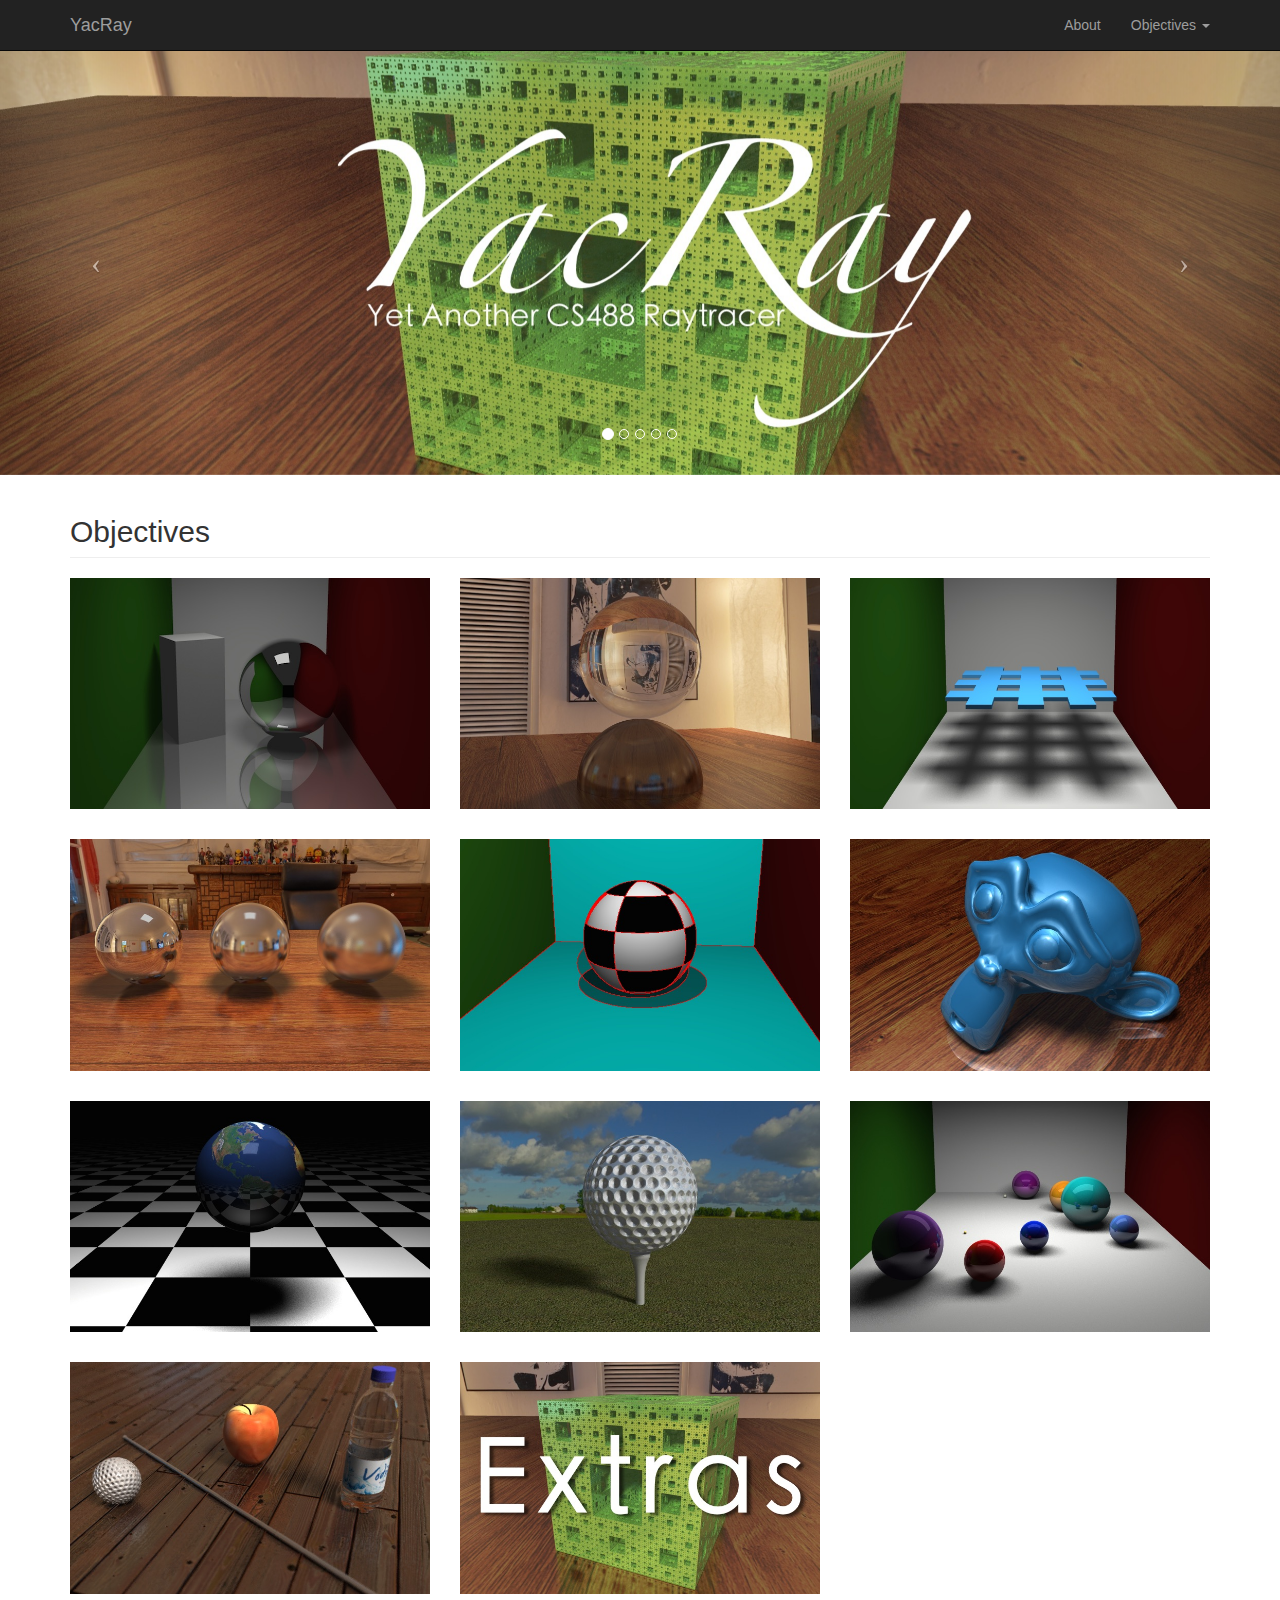
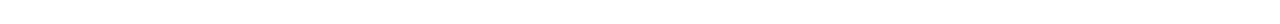
<file: static/YacRay/index.html>
<!DOCTYPE html>
<html lang="en">

<head>

    <meta charset="utf-8">
    <meta http-equiv="X-UA-Compatible" content="IE=edge">
    <meta name="viewport" content="width=device-width, initial-scale=1">
    <meta name="description" content="">
    <meta name="author" content="">

    <title>YacRay - Yet Another CS488 RayTracer</title>

    <!-- Bootstrap Core CSS -->
    <link href="css/bootstrap.min.css" rel="stylesheet">

    <!-- Custom CSS -->
    <link href="css/modern-business.css" rel="stylesheet">

    <!-- Custom Fonts -->
    <link href="font-awesome/css/font-awesome.min.css" rel="stylesheet" type="text/css">

    <!-- HTML5 Shim and Respond.js IE8 support of HTML5 elements and media queries -->
    <!-- WARNING: Respond.js doesn't work if you view the page via file:// -->
    <!--[if lt IE 9]>
        <script src="https://oss.maxcdn.com/libs/html5shiv/3.7.0/html5shiv.js"></script>
        <script src="https://oss.maxcdn.com/libs/respond.js/1.4.2/respond.min.js"></script>
    <![endif]-->

</head>

<body>

    <!-- Navigation -->
    <nav class="navbar navbar-inverse navbar-fixed-top" role="navigation">
        <div class="container">
            <!-- Brand and toggle get grouped for better mobile display -->
            <div class="navbar-header">
                <button type="button" class="navbar-toggle" data-toggle="collapse" data-target="#bs-example-navbar-collapse-1">
                    <span class="sr-only">Toggle navigation</span>
                    <span class="icon-bar"></span>
                    <span class="icon-bar"></span>
                    <span class="icon-bar"></span>
                </button>
                <a class="navbar-brand" href="index.html">YacRay</a>
            </div>
            <!-- Collect the nav links, forms, and other content for toggling -->
            <div class="collapse navbar-collapse" id="bs-example-navbar-collapse-1">
                <ul class="nav navbar-nav navbar-right">
                    <li>
                        <a href="about.html">About</a>
                    </li>
                    <li class="dropdown">
                        <a href="#" class="dropdown-toggle" data-toggle="dropdown">Objectives <b class="caret"></b></a>
                        <ul class="dropdown-menu">
                            <li>
                                <a href="objective1.html">Objective 1</a>
                            </li>
                            <li>
                                <a href="objective2.html">Objective 2</a>
                            </li>
                            <li>
                                <a href="objective3.html">Objective 3</a>
                            </li>
                            <li>
                                <a href="objective4.html">Objective 4</a>
                            </li>
                            <li>
                                <a href="objective5.html">Objective 5</a>
                            </li>
                            <li>
                                <a href="objective6.html">Objective 6</a>
                            </li>
                            <li>
                                <a href="objective7.html">Objective 7</a>
                            </li>
                            <li>
                                <a href="objective8.html">Objective 8</a>
                            </li>
                            <li>
                                <a href="objective9.html">Objective 9</a>
                            </li>
                            <li>
                                <a href="objective10.html">Objective 10</a>
                            </li>
                        </ul>
                    </li>
                    
                </ul>
            </div>
            <!-- /.navbar-collapse -->
        </div>
        <!-- /.container -->
    </nav>

    <!-- Header Carousel -->
    <header id="myCarousel" class="carousel slide">
        <!-- Indicators -->
        <ol class="carousel-indicators">
            <li data-target="#myCarousel" data-slide-to="0" class="active"></li>
            <li data-target="#myCarousel" data-slide-to="1"></li>
            <li data-target="#myCarousel" data-slide-to="2"></li>
            <li data-target="#myCarousel" data-slide-to="3"></li>
            <li data-target="#myCarousel" data-slide-to="4"></li>
        </ol>

        <!-- Wrapper for slides -->
        <div class="carousel-inner">
            <div class="item active">
                <div class="fill" style="background-image:url('images/title.jpg');"></div>
                <div class="carousel-caption">
                    <h2></h2>
                </div>
            </div>
            <div class="item">
                <div class="fill" style="background-image:url('images/rabbit.jpg');"></div>
                <div class="carousel-caption">
                </div>
            </div>
            <div class="item">
                <div class="fill" style="background-image:url('images/glossy.jpeg');"></div>
                <div class="carousel-caption">
                </div>
            </div>
            <div class="item">
                <div class="fill" style="background-image:url('images/tone.jpeg');"></div>
                <div class="carousel-caption">
                </div>
            </div>
            <div class="item">
                <div class="fill" style="background-image:url('images/head.jpeg');"></div>
                <div class="carousel-caption">
                </div>
            </div>
        </div>

        <!-- Controls -->
        <a class="left carousel-control" href="#myCarousel" data-slide="prev">
            <span class="icon-prev"></span>
        </a>
        <a class="right carousel-control" href="#myCarousel" data-slide="next">
            <span class="icon-next"></span>
        </a>
    </header>

    <!-- Page Content -->
    <div class="container">

       

        <!-- Portfolio Section -->
        <div class="row">
            <div class="col-lg-12">
                <h2 class="page-header">Objectives</h2>
            </div>
            <div class="col-md-4 col-sm-6">
                <a href="objective1.html">
                    <img class="img-responsive img-portfolio img-hover" src="images/objective1_thmb.jpeg" alt="">
                </a>
            </div>
            <div class="col-md-4 col-sm-6">
                <a href="objective2.html">
                    <img class="img-responsive img-portfolio img-hover" src="images/objective2_thmb.jpeg" alt="">
                </a>
            </div>
            <div class="col-md-4 col-sm-6">
                <a href="objective3.html">
                    <img class="img-responsive img-portfolio img-hover" src="images/objective3_thmb.jpeg" alt="">
                </a>
            </div>
            <div class="col-md-4 col-sm-6">
                <a href="objective4.html">
                    <img class="img-responsive img-portfolio img-hover" src="images/objective4_thmb.jpeg" alt="">
                </a>
            </div>
            <div class="col-md-4 col-sm-6">
                <a href="objective5.html">
                    <img class="img-responsive img-portfolio img-hover" src="images/objective5_thmb.jpeg" alt="">
                </a>
            </div>
            <div class="col-md-4 col-sm-6">
                <a href="objective6.html">
                    <img class="img-responsive img-portfolio img-hover" src="images/objective6_thmb.jpeg" alt="">
                </a>
            </div>
            <div class="col-md-4 col-sm-6">
                <a href="objective7.html">
                    <img class="img-responsive img-portfolio img-hover" src="images/objective7_thmb.jpeg" alt="">
                </a>
            </div>
            <div class="col-md-4 col-sm-6">
                <a href="objective8.html">
                    <img class="img-responsive img-portfolio img-hover" src="images/objective8_thmb.jpeg" alt="">
                </a>
            </div>
            <div class="col-md-4 col-sm-6">
                <a href="objective9.html">
                    <img class="img-responsive img-portfolio img-hover" src="images/objective9_thmb.jpeg" alt="">
                </a>
            </div>
            <div class="col-md-4 col-sm-6">
                <a href="objective10.html">
                    <img class="img-responsive img-portfolio img-hover" src="images/objective10_thmb.jpeg" alt="">
                </a>
            </div>
            <div class="col-md-4 col-sm-6">
                <a href="bonus.html">
                    <img class="img-responsive img-portfolio img-hover" src="images/bonus_thmb.jpeg" alt="">
                </a>
            </div>
        </div>
        <!-- /.row -->

       

    </div>
    <!-- /.container -->

    <!-- jQuery -->
    <script src="js/jquery.js"></script>

    <!-- Bootstrap Core JavaScript -->
    <script src="js/bootstrap.js"></script>

    <!-- Script to Activate the Carousel -->
    <script>
    $('.carousel').carousel({
        interval: 5000 //changes the speed
    })
    </script>

</body>

</html>
</file>
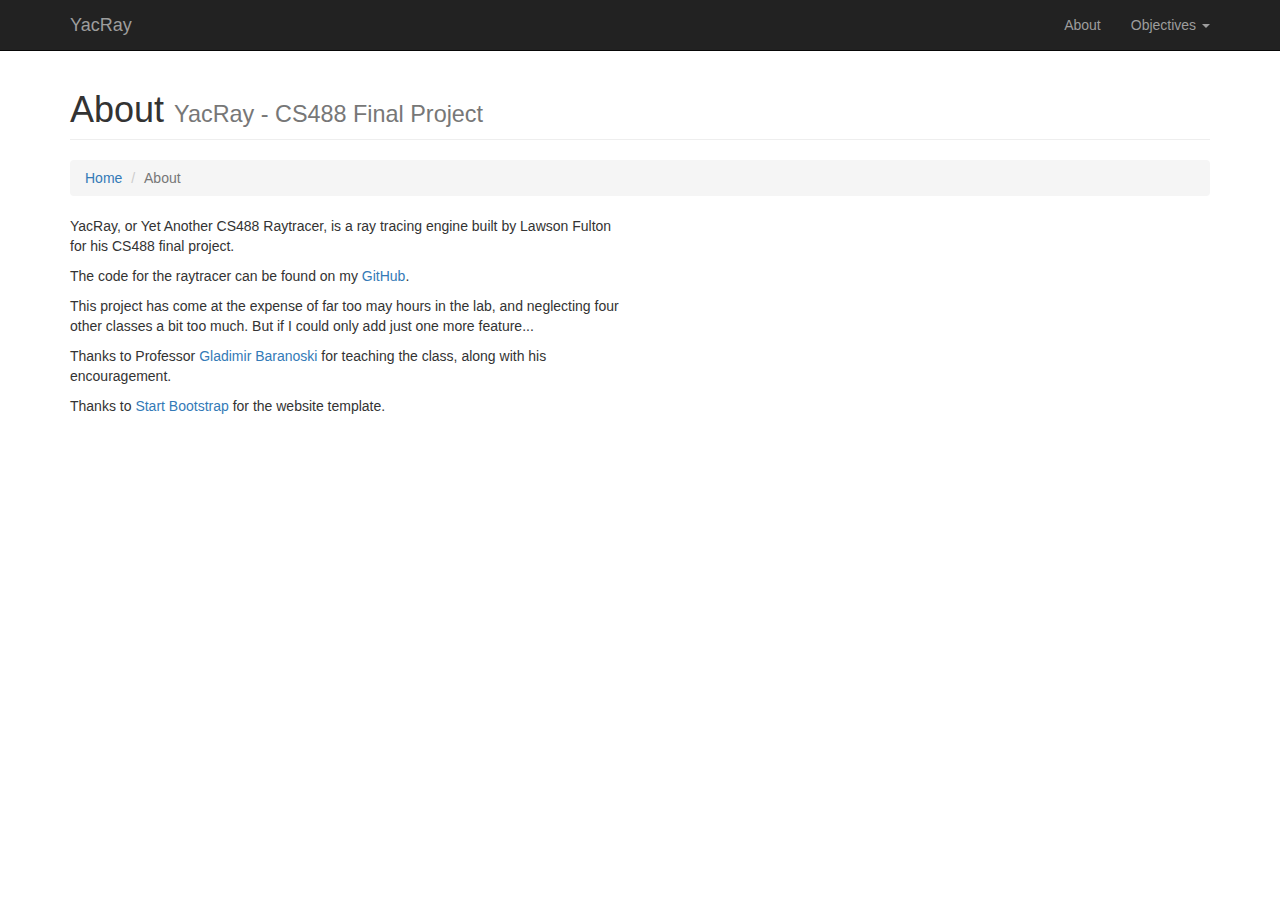
<file: static/YacRay/about.html>
<!DOCTYPE html>
<html lang="en">

<head>

    <meta charset="utf-8">
    <meta http-equiv="X-UA-Compatible" content="IE=edge">
    <meta name="viewport" content="width=device-width, initial-scale=1">
    <meta name="description" content="">
    <meta name="author" content="">

    <title>YacRay</title>

    <!-- Bootstrap Core CSS -->
    <link href="css/bootstrap.css" rel="stylesheet">

    <!-- Custom CSS -->
    <link href="css/modern-business.css" rel="stylesheet">

    <!-- Custom Fonts -->
    <link href="font-awesome/css/font-awesome.min.css" rel="stylesheet" type="text/css">

    <!-- HTML5 Shim and Respond.js IE8 support of HTML5 elements and media queries -->
    <!-- WARNING: Respond.js doesn't work if you view the page via file:// -->
    <!--[if lt IE 9]>
        <script src="https://oss.maxcdn.com/libs/html5shiv/3.7.0/html5shiv.js"></script>
        <script src="https://oss.maxcdn.com/libs/respond.js/1.4.2/respond.min.js"></script>
    <![endif]-->

</head>

<body>

    <!-- Navigation -->
    <nav class="navbar navbar-inverse navbar-fixed-top" role="navigation">
        <div class="container">
            <!-- Brand and toggle get grouped for better mobile display -->
            <div class="navbar-header">
                <button type="button" class="navbar-toggle" data-toggle="collapse" data-target="#bs-example-navbar-collapse-1">
                    <span class="sr-only">Toggle navigation</span>
                    <span class="icon-bar"></span>
                    <span class="icon-bar"></span>
                    <span class="icon-bar"></span>
                </button>
                <a class="navbar-brand" href="index.html">YacRay</a>
            </div>
            <!-- Collect the nav links, forms, and other content for toggling -->
            <div class="collapse navbar-collapse" id="bs-example-navbar-collapse-1">
                <ul class="nav navbar-nav navbar-right">
                    <li>
                        <a href="about.html">About</a>
                    </li>
                    <li class="dropdown">
                        <a href="#" class="dropdown-toggle" data-toggle="dropdown">Objectives <b class="caret"></b></a>
                        <ul class="dropdown-menu">
                            <li>
                                <a href="objective1.html">Objective 1</a>
                            </li>
                            <li>
                                <a href="objective2.html">Objective 2</a>
                            </li>
                            <li>
                                <a href="objective3.html">Objective 3</a>
                            </li>
                            <li>
                                <a href="objective4.html">Objective 4</a>
                            </li>
                            <li>
                                <a href="objective5.html">Objective 5</a>
                            </li>
                            <li>
                                <a href="objective6.html">Objective 6</a>
                            </li>
                            <li>
                                <a href="objective7.html">Objective 7</a>
                            </li>
                            <li>
                                <a href="objective8.html">Objective 8</a>
                            </li>
                            <li>
                                <a href="objective9.html">Objective 9</a>
                            </li>
                            <li>
                                <a href="objective10.html">Objective 10</a>
                            </li>
                        </ul>
                    </li>
                    
                </ul>
            </div>
            <!-- /.navbar-collapse -->
        </div>
        <!-- /.container -->
    </nav>

    <!-- Page Content -->
    <div class="container">

        <!-- Page Heading/Breadcrumbs -->
        <div class="row">
            <div class="col-lg-12">
                <h1 class="page-header">About
                    <small>YacRay - CS488 Final Project</small>
                </h1>
                <ol class="breadcrumb">
                    <li><a href="index.html">Home</a>
                    </li>
                    <li class="active">About</li>
                </ol>
            </div>
        </div>
        <!-- /.row -->

        <!-- Intro Content -->
        <div class="row">
            <div class="col-md-6">
                <p>YacRay, or Yet Another CS488 Raytracer, is a ray tracing engine built by Lawson Fulton for his CS488 final project.</p>
                
                <p>The code for the raytracer can be found on my <a href="https://github.com/zero-impact/YacRay">GitHub</a>.

                <p>This project has come at the expense of far too may hours in the lab, and neglecting four other classes a bit too much. But if I could only add just one more feature...</p>

                <p>Thanks to Professor <a href="http://www.npsg.uwaterloo.ca/people/gladimir/">Gladimir Baranoski</a> for teaching the class, along with his encouragement.</p>
                <p>Thanks to <a href="http://startbootstrap.com/template-overviews/modern-business/">Start Bootstrap</a> for the website template.</p>
            </div>
        </div>
        <!-- /.row -->

       

    </div>
    <!-- /.container -->

    <!-- jQuery -->
    <script src="js/jquery.js"></script>

    <!-- Bootstrap Core JavaScript -->
    <script src="js/bootstrap.js"></script>

</body>

</html>
</file>
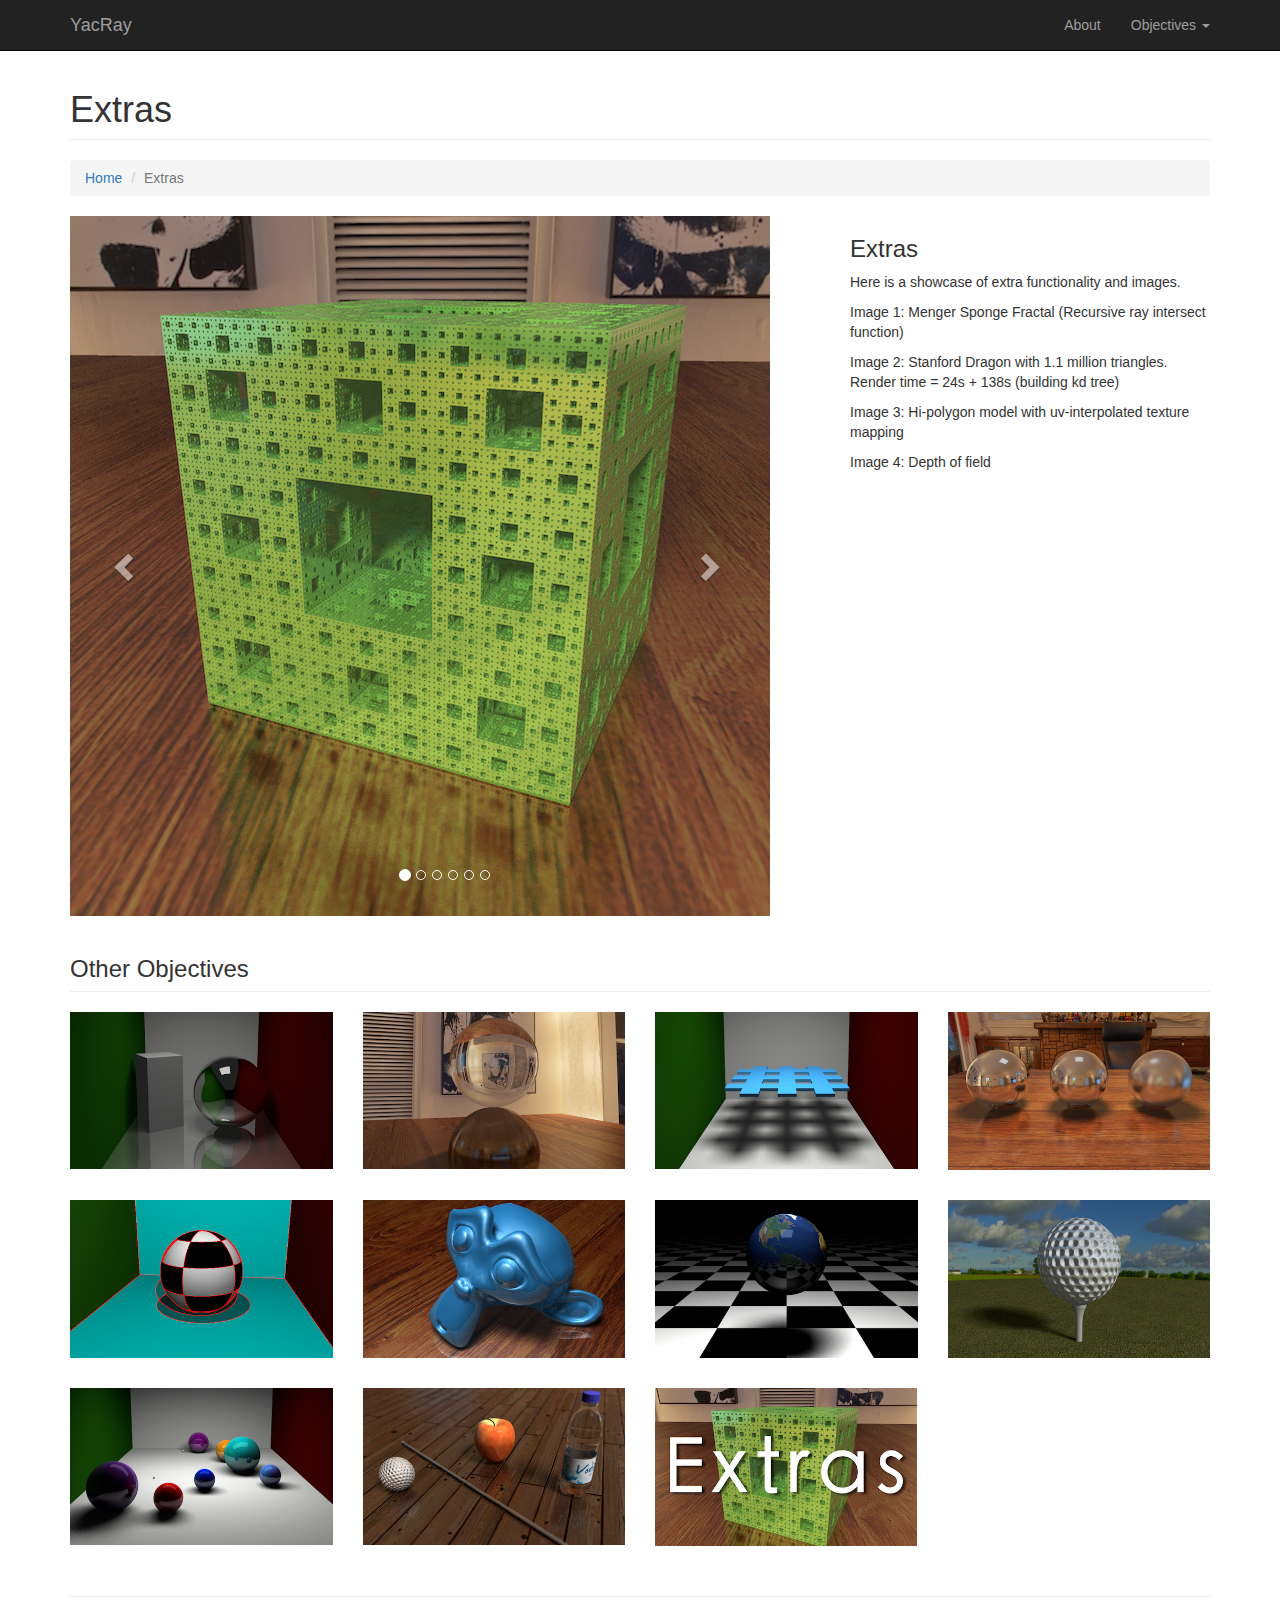
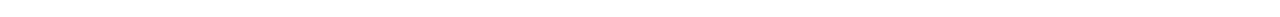
<file: static/YacRay/bonus.html>
<!DOCTYPE html>
<html lang="en">

<head>

    <meta charset="utf-8">
    <meta http-equiv="X-UA-Compatible" content="IE=edge">
    <meta name="viewport" content="width=device-width, initial-scale=1">
    <meta name="description" content="">
    <meta name="author" content="">

    <title>YacRay</title>

    <!-- Bootstrap Core CSS -->
    <link href="css/bootstrap.css" rel="stylesheet">

    <!-- Custom CSS -->
    <link href="css/modern-business.css" rel="stylesheet">

    <!-- Custom Fonts -->
    <link href="font-awesome/css/font-awesome.min.css" rel="stylesheet" type="text/css">

    <!-- HTML5 Shim and Respond.js IE8 support of HTML5 elements and media queries -->
    <!-- WARNING: Respond.js doesn't work if you view the page via file:// -->
    <!--[if lt IE 9]>
        <script src="https://oss.maxcdn.com/libs/html5shiv/3.7.0/html5shiv.js"></script>
        <script src="https://oss.maxcdn.com/libs/respond.js/1.4.2/respond.min.js"></script>
    <![endif]-->

</head>

<body>

    <!-- Navigation -->
    <nav class="navbar navbar-inverse navbar-fixed-top" role="navigation">
        <div class="container">
            <!-- Brand and toggle get grouped for better mobile display -->
            <div class="navbar-header">
                <button type="button" class="navbar-toggle" data-toggle="collapse" data-target="#bs-example-navbar-collapse-1">
                    <span class="sr-only">Toggle navigation</span>
                    <span class="icon-bar"></span>
                    <span class="icon-bar"></span>
                    <span class="icon-bar"></span>
                </button>
                <a class="navbar-brand" href="index.html">YacRay</a>
            </div>
            <!-- Collect the nav links, forms, and other content for toggling -->
            <div class="collapse navbar-collapse" id="bs-example-navbar-collapse-1">
                <ul class="nav navbar-nav navbar-right">
                    <li>
                        <a href="about.html">About</a>
                    </li>
                    <li class="dropdown">
                        <a href="#" class="dropdown-toggle" data-toggle="dropdown">Objectives <b class="caret"></b></a>
                        <ul class="dropdown-menu">
                            <li>
                                <a href="objective1.html">Objective 1</a>
                            </li>
                            <li>
                                <a href="objective2.html">Objective 2</a>
                            </li>
                            <li>
                                <a href="objective3.html">Objective 3</a>
                            </li>
                            <li>
                                <a href="objective4.html">Objective 4</a>
                            </li>
                            <li>
                                <a href="objective5.html">Objective 5</a>
                            </li>
                            <li>
                                <a href="objective6.html">Objective 6</a>
                            </li>
                            <li>
                                <a href="objective7.html">Objective 7</a>
                            </li>
                            <li>
                                <a href="objective8.html">Objective 8</a>
                            </li>
                            <li>
                                <a href="objective9.html">Objective 9</a>
                            </li>
                            <li>
                                <a href="objective10.html">Objective 10</a>
                            </li>
                        </ul>
                    </li>
                    
                </ul>
            </div>
            <!-- /.navbar-collapse -->
        </div>
        <!-- /.container -->
    </nav>

    <!-- Page Content -->
    <div class="container">

        <!-- Page Heading/Breadcrumbs -->
        <div class="row">
            <div class="col-lg-12">
                <h1 class="page-header">Extras
                    <small></small>
                </h1>
                <ol class="breadcrumb">
                    <li><a href="index.html">Home</a>
                    </li>
                    <li class="active">Extras</li>
                </ol>
            </div>
        </div>
        <!-- /.row -->

        <!-- Portfolio Item Row -->
        <div class="row">

            <div class="col-md-8">
                <div id="carousel-example-generic" class="carousel slide" data-ride="carousel">
                    <!-- Indicators -->
                    <ol class="carousel-indicators">
                        <li data-target="#carousel-example-generic" data-slide-to="0" class="active"></li>
                        <li data-target="#carousel-example-generic" data-slide-to="1"></li>
                        <li data-target="#carousel-example-generic" data-slide-to="2"></li>
                        <li data-target="#carousel-example-generic" data-slide-to="3"></li>
                        <li data-target="#carousel-example-generic" data-slide-to="4"></li>
                        <li data-target="#carousel-example-generic" data-slide-to="5"></li>
                    </ol>

                    <!-- Wrapper for slides -->
                    <div class="carousel-inner">
                        <div class="item active">
                            <img class="img-responsive" src="images/bonus1.png" alt="">
                        </div>
                        <div class="item">
                            <img class="img-responsive" src="images/bonus3.png" alt="">
                        </div>
                        <div class="item">
                            <img class="img-responsive" src="images/bonus2.png" alt="">
                        </div>
                        <div class="item">
                            <img class="img-responsive" src="images/bonus4.png" alt="">
                        </div>
                        <div class="item">
                            <img class="img-responsive" src="images/kd_graph.png" alt="">
                        </div>
                        <div class="item">
                            <img class="img-responsive" src="images/thread_graph.png" alt="">
                        </div>
                    </div>

                    <!-- Controls -->
                    <a class="left carousel-control" href="#carousel-example-generic" data-slide="prev">
                        <span class="glyphicon glyphicon-chevron-left"></span>
                    </a>
                    <a class="right carousel-control" href="#carousel-example-generic" data-slide="next">
                        <span class="glyphicon glyphicon-chevron-right"></span>
                    </a>
                </div>
            </div>

            <div class="col-md-4">
                <h3>Extras</h3>
                <p>Here is a showcase of extra functionality and images.</p>
                <p>Image 1: Menger Sponge Fractal (Recursive ray intersect function)</p>
                <p>Image 2: Stanford Dragon with 1.1 million triangles. Render time = 24s + 138s (building kd tree)</p>
                <p>Image 3: Hi-polygon model with uv-interpolated texture mapping</p>
                <p>Image 4: Depth of field</p>
               <!-- <h3>Project Details</h3>
                <ul>
                    <li>Lorem Ipsum</li>
                    <li>Dolor Sit Amet</li>
                </ul>-->
            </div>

        </div>
        <!-- /.row -->

        <!-- Related Projects Row -->
        <div class="row">

            <div class="col-lg-12">
                <h3 class="page-header">Other Objectives</h3>
            </div>

            <div class="col-sm-3 col-xs-6">
                <a href="objective1.html">
                    <img class="img-responsive img-hover img-portfolio" src="images/objective1_thmb_sm.png" alt="">
                </a>
            </div>

            <div class="col-sm-3 col-xs-6">
                <a href="objective2.html">
                    <img class="img-responsive img-hover img-portfolio" src="images/objective2_thmb_sm.png" alt="">
                </a>
            </div>

            <div class="col-sm-3 col-xs-6">
                <a href="objective3.html">
                    <img class="img-responsive img-hover img-portfolio" src="images/objective3_thmb_sm.png" alt="">
                </a>
            </div>

            <div class="col-sm-3 col-xs-6">
                <a href="objective4.html">
                    <img class="img-responsive img-hover img-portfolio" src="images/objective4_thmb_sm.png" alt="">
                </a>
            </div>

            <div class="col-sm-3 col-xs-6">
                <a href="objective5.html">
                    <img class="img-responsive img-hover img-portfolio" src="images/objective5_thmb_sm.png" alt="">
                </a>
            </div>

            <div class="col-sm-3 col-xs-6">
                <a href="objective6.html">
                    <img class="img-responsive img-hover img-portfolio" src="images/objective6_thmb_sm.png" alt="">
                </a>
            </div>

            <div class="col-sm-3 col-xs-6">
                <a href="objective7.html">
                    <img class="img-responsive img-hover img-portfolio" src="images/objective7_thmb_sm.png" alt="">
                </a>
            </div>

            <div class="col-sm-3 col-xs-6">
                <a href="objective8.html">
                    <img class="img-responsive img-hover img-portfolio" src="images/objective8_thmb_sm.png" alt="">
                </a>
            </div>

            <div class="col-sm-3 col-xs-6">
                <a href="objective9.html">
                    <img class="img-responsive img-hover img-portfolio" src="images/objective9_thmb_sm.png" alt="">
                </a>
            </div>

            <div class="col-sm-3 col-xs-6">
                <a href="objective10.html">
                    <img class="img-responsive img-hover img-portfolio" src="images/objective10_thmb_sm.png" alt="">
                </a>
            </div>
            <div class="col-sm-3 col-xs-6">
                <a href="objective10.html">
                    <img class="img-responsive img-hover img-portfolio" src="images/bonus_thmb_sm.png" alt="">
                </a>
            </div>

        </div>
        <!-- /.row -->

        <hr>



    </div>
    <!-- /.container -->

    <!-- jQuery -->
    <script src="js/jquery.js"></script>

    <!-- Bootstrap Core JavaScript -->
    <script src="js/bootstrap.js"></script>

</body>

</html>
</file>
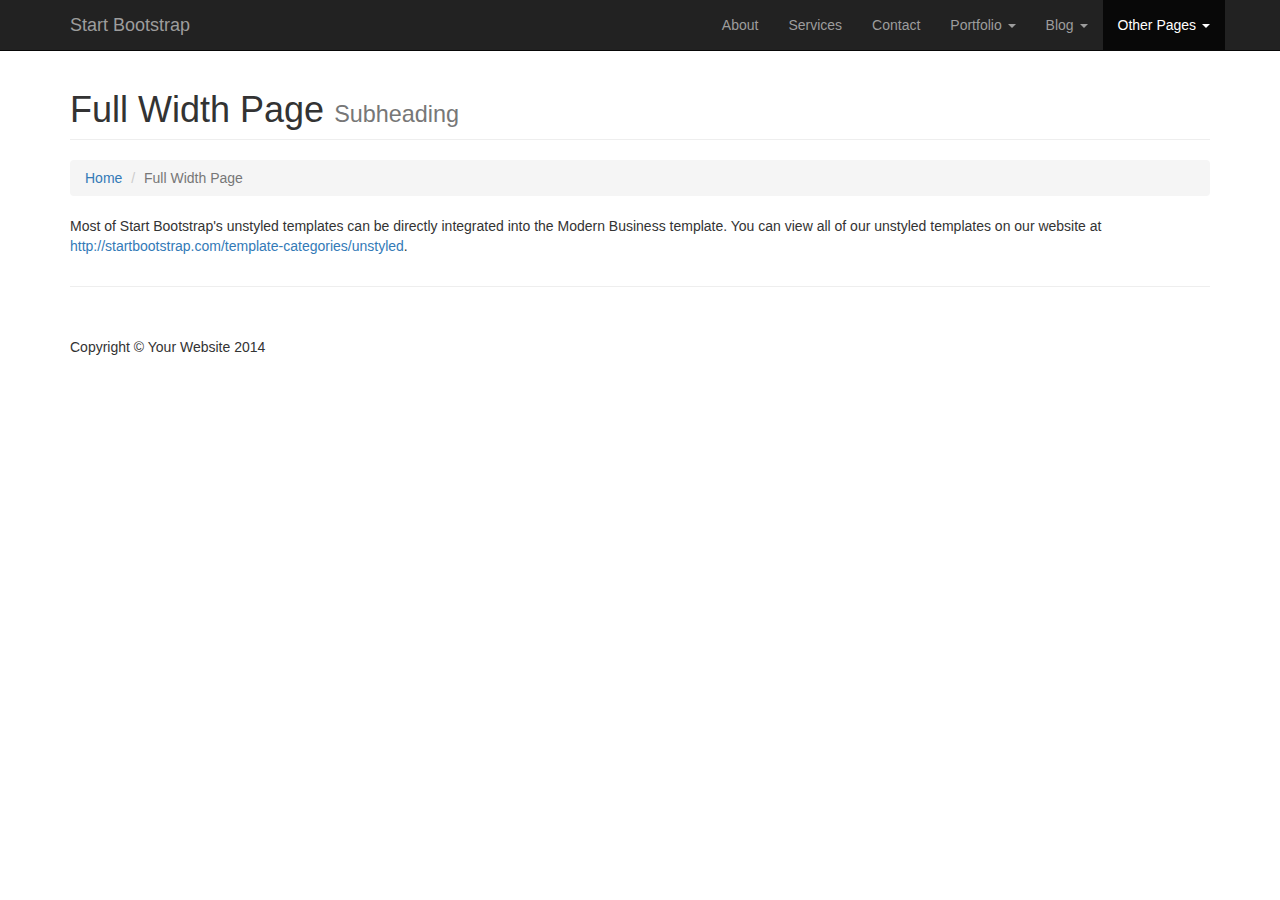
<file: static/YacRay/full-width.html>
<!DOCTYPE html>
<html lang="en">

<head>

    <meta charset="utf-8">
    <meta http-equiv="X-UA-Compatible" content="IE=edge">
    <meta name="viewport" content="width=device-width, initial-scale=1">
    <meta name="description" content="">
    <meta name="author" content="">

    <title>Modern Business - Start Bootstrap Template</title>

    <!-- Bootstrap Core CSS -->
    <link href="css/bootstrap.min.css" rel="stylesheet">

    <!-- Custom CSS -->
    <link href="css/modern-business.css" rel="stylesheet">

    <!-- Custom Fonts -->
    <link href="font-awesome/css/font-awesome.min.css" rel="stylesheet" type="text/css">

    <!-- HTML5 Shim and Respond.js IE8 support of HTML5 elements and media queries -->
    <!-- WARNING: Respond.js doesn't work if you view the page via file:// -->
    <!--[if lt IE 9]>
        <script src="https://oss.maxcdn.com/libs/html5shiv/3.7.0/html5shiv.js"></script>
        <script src="https://oss.maxcdn.com/libs/respond.js/1.4.2/respond.min.js"></script>
    <![endif]-->

</head>

<body>

    <!-- Navigation -->
    <nav class="navbar navbar-inverse navbar-fixed-top" role="navigation">
        <div class="container">
            <!-- Brand and toggle get grouped for better mobile display -->
            <div class="navbar-header">
                <button type="button" class="navbar-toggle" data-toggle="collapse" data-target="#bs-example-navbar-collapse-1">
                    <span class="sr-only">Toggle navigation</span>
                    <span class="icon-bar"></span>
                    <span class="icon-bar"></span>
                    <span class="icon-bar"></span>
                </button>
                <a class="navbar-brand" href="index.html">Start Bootstrap</a>
            </div>
            <!-- Collect the nav links, forms, and other content for toggling -->
            <div class="collapse navbar-collapse" id="bs-example-navbar-collapse-1">
                <ul class="nav navbar-nav navbar-right">
                    <li>
                        <a href="about.html">About</a>
                    </li>
                    <li>
                        <a href="services.html">Services</a>
                    </li>
                    <li>
                        <a href="contact.html">Contact</a>
                    </li>
                    <li class="dropdown">
                        <a href="#" class="dropdown-toggle" data-toggle="dropdown">Portfolio <b class="caret"></b></a>
                        <ul class="dropdown-menu">
                            <li>
                                <a href="portfolio-1-col.html">1 Column Portfolio</a>
                            </li>
                            <li>
                                <a href="portfolio-2-col.html">2 Column Portfolio</a>
                            </li>
                            <li>
                                <a href="portfolio-3-col.html">3 Column Portfolio</a>
                            </li>
                            <li>
                                <a href="portfolio-4-col.html">4 Column Portfolio</a>
                            </li>
                            <li>
                                <a href="portfolio-item.html">Single Portfolio Item</a>
                            </li>
                        </ul>
                    </li>
                    <li class="dropdown">
                        <a href="#" class="dropdown-toggle" data-toggle="dropdown">Blog <b class="caret"></b></a>
                        <ul class="dropdown-menu">
                            <li>
                                <a href="blog-home-1.html">Blog Home 1</a>
                            </li>
                            <li>
                                <a href="blog-home-2.html">Blog Home 2</a>
                            </li>
                            <li>
                                <a href="blog-post.html">Blog Post</a>
                            </li>
                        </ul>
                    </li>
                    <li class="dropdown active">
                        <a href="#" class="dropdown-toggle" data-toggle="dropdown">Other Pages <b class="caret"></b></a>
                        <ul class="dropdown-menu">
                            <li class="active">
                                <a href="full-width.html">Full Width Page</a>
                            </li>
                            <li>
                                <a href="sidebar.html">Sidebar Page</a>
                            </li>
                            <li>
                                <a href="faq.html">FAQ</a>
                            </li>
                            <li>
                                <a href="404.html">404</a>
                            </li>
                            <li>
                                <a href="pricing.html">Pricing Table</a>
                            </li>
                        </ul>
                    </li>
                </ul>
            </div>
            <!-- /.navbar-collapse -->
        </div>
        <!-- /.container -->
    </nav>

    <!-- Page Content -->
    <div class="container">

        <!-- Page Heading/Breadcrumbs -->
        <div class="row">
            <div class="col-lg-12">
                <h1 class="page-header">Full Width Page
                    <small>Subheading</small>
                </h1>
                <ol class="breadcrumb">
                    <li><a href="index.html">Home</a>
                    </li>
                    <li class="active">Full Width Page</li>
                </ol>
            </div>
        </div>
        <!-- /.row -->

        <!-- Content Row -->
        <div class="row">
            <div class="col-lg-12">
                <p>Most of Start Bootstrap's unstyled templates can be directly integrated into the Modern Business template. You can view all of our unstyled templates on our website at <a href="http://startbootstrap.com/template-categories/unstyled">http://startbootstrap.com/template-categories/unstyled</a>.</p>
            </div>
        </div>
        <!-- /.row -->

        <hr>

        <!-- Footer -->
        <footer>
            <div class="row">
                <div class="col-lg-12">
                    <p>Copyright &copy; Your Website 2014</p>
                </div>
            </div>
        </footer>

    </div>
    <!-- /.container -->

    <!-- jQuery -->
    <script src="js/jquery.js"></script>

    <!-- Bootstrap Core JavaScript -->
    <script src="js/bootstrap.min.js"></script>

</body>

</html>
</file>
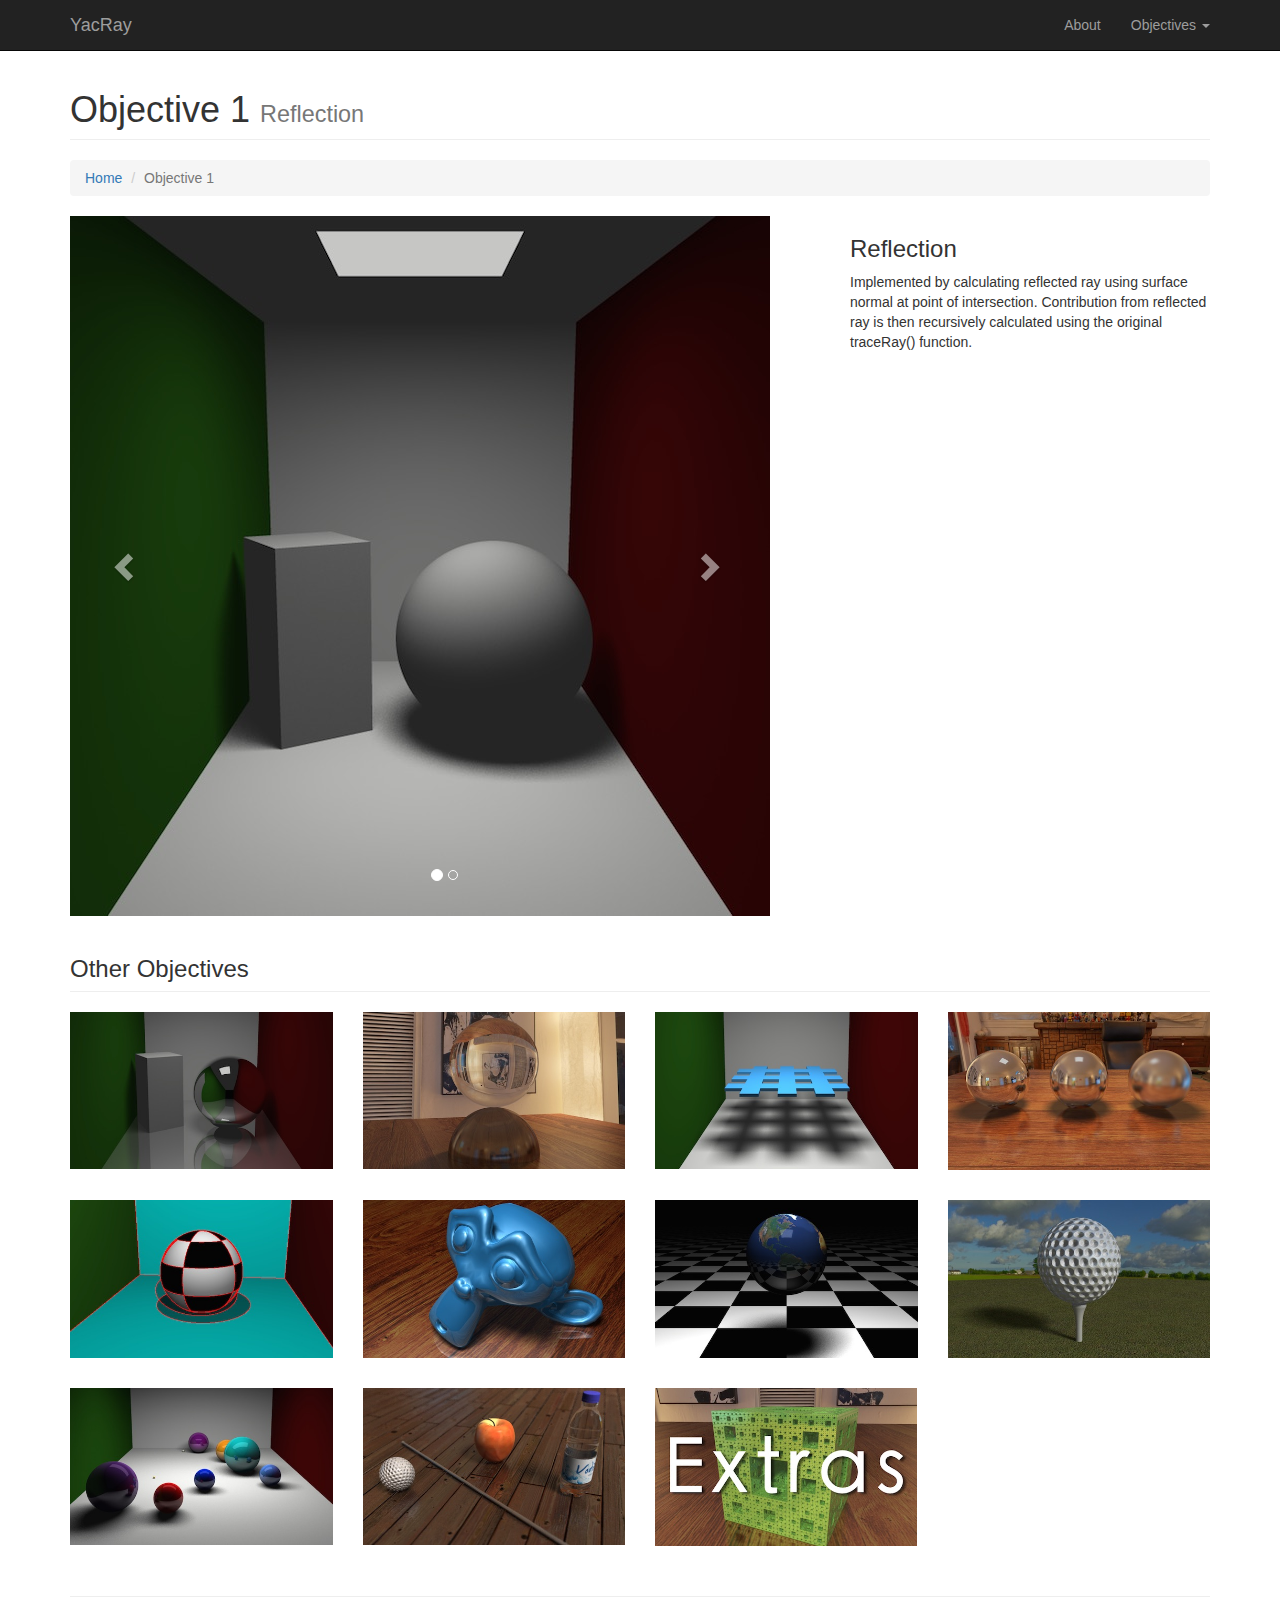
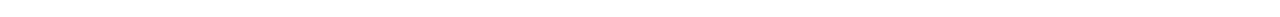
<file: static/YacRay/objective1.html>
<!DOCTYPE html>
<html lang="en">

<head>

    <meta charset="utf-8">
    <meta http-equiv="X-UA-Compatible" content="IE=edge">
    <meta name="viewport" content="width=device-width, initial-scale=1">
    <meta name="description" content="">
    <meta name="author" content="">

    <title>YacRay</title>

    <!-- Bootstrap Core CSS -->
    <link href="css/bootstrap.css" rel="stylesheet">

    <!-- Custom CSS -->
    <link href="css/modern-business.css" rel="stylesheet">

    <!-- Custom Fonts -->
    <link href="font-awesome/css/font-awesome.min.css" rel="stylesheet" type="text/css">

    <!-- HTML5 Shim and Respond.js IE8 support of HTML5 elements and media queries -->
    <!-- WARNING: Respond.js doesn't work if you view the page via file:// -->
    <!--[if lt IE 9]>
        <script src="https://oss.maxcdn.com/libs/html5shiv/3.7.0/html5shiv.js"></script>
        <script src="https://oss.maxcdn.com/libs/respond.js/1.4.2/respond.min.js"></script>
    <![endif]-->

</head>

<body>

    <!-- Navigation -->
    <nav class="navbar navbar-inverse navbar-fixed-top" role="navigation">
        <div class="container">
            <!-- Brand and toggle get grouped for better mobile display -->
            <div class="navbar-header">
                <button type="button" class="navbar-toggle" data-toggle="collapse" data-target="#bs-example-navbar-collapse-1">
                    <span class="sr-only">Toggle navigation</span>
                    <span class="icon-bar"></span>
                    <span class="icon-bar"></span>
                    <span class="icon-bar"></span>
                </button>
                <a class="navbar-brand" href="index.html">YacRay</a>
            </div>
            <!-- Collect the nav links, forms, and other content for toggling -->
            <div class="collapse navbar-collapse" id="bs-example-navbar-collapse-1">
                <ul class="nav navbar-nav navbar-right">
                    <li>
                        <a href="about.html">About</a>
                    </li>
                    <li class="dropdown">
                        <a href="#" class="dropdown-toggle" data-toggle="dropdown">Objectives <b class="caret"></b></a>
                        <ul class="dropdown-menu">
                            <li>
                                <a href="objective1.html">Objective 1</a>
                            </li>
                            <li>
                                <a href="objective2.html">Objective 2</a>
                            </li>
                            <li>
                                <a href="objective3.html">Objective 3</a>
                            </li>
                            <li>
                                <a href="objective4.html">Objective 4</a>
                            </li>
                            <li>
                                <a href="objective5.html">Objective 5</a>
                            </li>
                            <li>
                                <a href="objective6.html">Objective 6</a>
                            </li>
                            <li>
                                <a href="objective7.html">Objective 7</a>
                            </li>
                            <li>
                                <a href="objective8.html">Objective 8</a>
                            </li>
                            <li>
                                <a href="objective9.html">Objective 9</a>
                            </li>
                            <li>
                                <a href="objective10.html">Objective 10</a>
                            </li>
                        </ul>
                    </li>
                    
                </ul>
            </div>
            <!-- /.navbar-collapse -->
        </div>
        <!-- /.container -->
    </nav>

    <!-- Page Content -->
    <div class="container">

        <!-- Page Heading/Breadcrumbs -->
        <div class="row">
            <div class="col-lg-12">
                <h1 class="page-header">Objective 1
                    <small>Reflection</small>
                </h1>
                <ol class="breadcrumb">
                    <li><a href="index.html">Home</a>
                    </li>
                    <li class="active">Objective 1</li>
                </ol>
            </div>
        </div>
        <!-- /.row -->

        <!-- Portfolio Item Row -->
        <div class="row">

            <div class="col-md-8">
                <div id="carousel-example-generic" class="carousel slide" data-ride="carousel">
                    <!-- Indicators -->
                    <ol class="carousel-indicators">
                        <li data-target="#carousel-example-generic" data-slide-to="0" class="active"></li>
                        <li data-target="#carousel-example-generic" data-slide-to="1"></li>
                    </ol>

                    <!-- Wrapper for slides -->
                    <div class="carousel-inner">
                        <div class="item active">
                            <img class="img-responsive" src="images/objective1-before.jpeg" alt="">
                        </div>
                        <div class="item">
                            <img class="img-responsive" src="images/objective1-after.jpeg" alt="">
                        </div>
                    </div>

                    <!-- Controls -->
                    <a class="left carousel-control" href="#carousel-example-generic" data-slide="prev">
                        <span class="glyphicon glyphicon-chevron-left"></span>
                    </a>
                    <a class="right carousel-control" href="#carousel-example-generic" data-slide="next">
                        <span class="glyphicon glyphicon-chevron-right"></span>
                    </a>
                </div>
            </div>

            <div class="col-md-4">
                <h3>Reflection</h3>
                <p>Implemented by calculating reflected ray using surface normal at point of intersection. Contribution from reflected ray is then recursively calculated using the original traceRay() function.</p>
               <!-- <h3>Project Details</h3>
                <ul>
                    <li>Lorem Ipsum</li>
                    <li>Dolor Sit Amet</li>
                </ul>-->
            </div>

        </div>
        <!-- /.row -->

        <!-- Related Projects Row -->
        <div class="row">

            <div class="col-lg-12">
                <h3 class="page-header">Other Objectives</h3>
            </div>

            <div class="col-sm-3 col-xs-6">
                <a href="objective1.html">
                    <img class="img-responsive img-hover img-portfolio" src="images/objective1_thmb_sm.jpeg" alt="">
                </a>
            </div>

            <div class="col-sm-3 col-xs-6">
                <a href="objective2.html">
                    <img class="img-responsive img-hover img-portfolio" src="images/objective2_thmb_sm.jpeg" alt="">
                </a>
            </div>

            <div class="col-sm-3 col-xs-6">
                <a href="objective3.html">
                    <img class="img-responsive img-hover img-portfolio" src="images/objective3_thmb_sm.jpeg" alt="">
                </a>
            </div>

            <div class="col-sm-3 col-xs-6">
                <a href="objective4.html">
                    <img class="img-responsive img-hover img-portfolio" src="images/objective4_thmb_sm.jpeg" alt="">
                </a>
            </div>

            <div class="col-sm-3 col-xs-6">
                <a href="objective5.html">
                    <img class="img-responsive img-hover img-portfolio" src="images/objective5_thmb_sm.jpeg" alt="">
                </a>
            </div>

            <div class="col-sm-3 col-xs-6">
                <a href="objective6.html">
                    <img class="img-responsive img-hover img-portfolio" src="images/objective6_thmb_sm.jpeg" alt="">
                </a>
            </div>

            <div class="col-sm-3 col-xs-6">
                <a href="objective7.html">
                    <img class="img-responsive img-hover img-portfolio" src="images/objective7_thmb_sm.jpeg" alt="">
                </a>
            </div>

            <div class="col-sm-3 col-xs-6">
                <a href="objective8.html">
                    <img class="img-responsive img-hover img-portfolio" src="images/objective8_thmb_sm.jpeg" alt="">
                </a>
            </div>

            <div class="col-sm-3 col-xs-6">
                <a href="objective9.html">
                    <img class="img-responsive img-hover img-portfolio" src="images/objective9_thmb_sm.jpeg" alt="">
                </a>
            </div>

            <div class="col-sm-3 col-xs-6">
                <a href="objective10.html">
                    <img class="img-responsive img-hover img-portfolio" src="images/objective10_thmb_sm.jpeg" alt="">
                </a>
            </div>
            <div class="col-sm-3 col-xs-6">
                <a href="bonus.html">
                    <img class="img-responsive img-hover img-portfolio" src="images/bonus_thmb_sm.jpeg" alt="">
                </a>
            </div>

        </div>
        <!-- /.row -->

        <hr>



    </div>
    <!-- /.container -->

    <!-- jQuery -->
    <script src="js/jquery.js"></script>

    <!-- Bootstrap Core JavaScript -->
    <script src="js/bootstrap.js"></script>

</body>

</html>
</file>
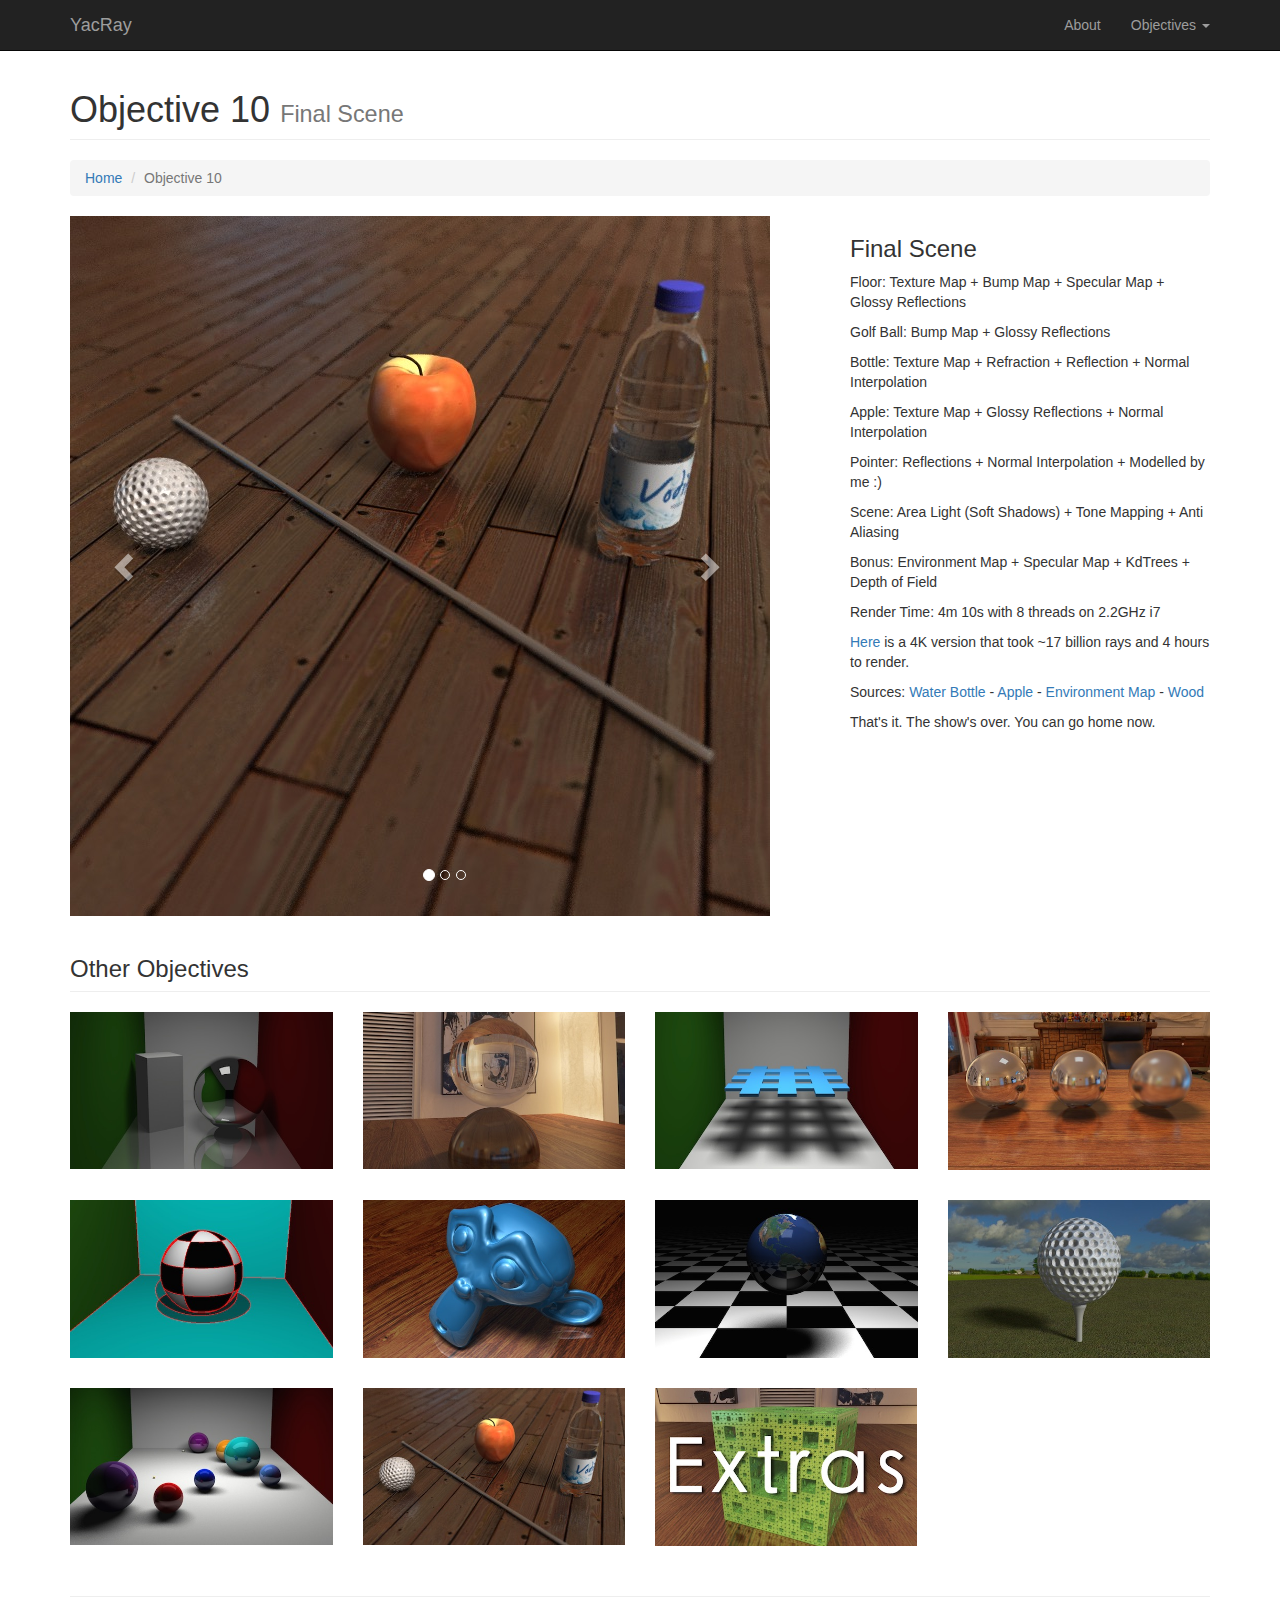
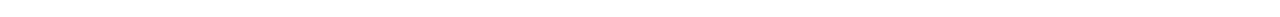
<file: static/YacRay/objective10.html>
<!DOCTYPE html>
<html lang="en">

<head>

    <meta charset="utf-8">
    <meta http-equiv="X-UA-Compatible" content="IE=edge">
    <meta name="viewport" content="width=device-width, initial-scale=1">
    <meta name="description" content="">
    <meta name="author" content="">

    <title>YacRay</title>

    <!-- Bootstrap Core CSS -->
    <link href="css/bootstrap.css" rel="stylesheet">

    <!-- Custom CSS -->
    <link href="css/modern-business.css" rel="stylesheet">

    <!-- Custom Fonts -->
    <link href="font-awesome/css/font-awesome.min.css" rel="stylesheet" type="text/css">

    <!-- HTML5 Shim and Respond.js IE8 support of HTML5 elements and media queries -->
    <!-- WARNING: Respond.js doesn't work if you view the page via file:// -->
    <!--[if lt IE 9]>
        <script src="https://oss.maxcdn.com/libs/html5shiv/3.7.0/html5shiv.js"></script>
        <script src="https://oss.maxcdn.com/libs/respond.js/1.4.2/respond.min.js"></script>
    <![endif]-->

</head>

<body>

    <!-- Navigation -->
    <nav class="navbar navbar-inverse navbar-fixed-top" role="navigation">
        <div class="container">
            <!-- Brand and toggle get grouped for better mobile display -->
            <div class="navbar-header">
                <button type="button" class="navbar-toggle" data-toggle="collapse" data-target="#bs-example-navbar-collapse-1">
                    <span class="sr-only">Toggle navigation</span>
                    <span class="icon-bar"></span>
                    <span class="icon-bar"></span>
                    <span class="icon-bar"></span>
                </button>
                <a class="navbar-brand" href="index.html">YacRay</a>
            </div>
            <!-- Collect the nav links, forms, and other content for toggling -->
            <div class="collapse navbar-collapse" id="bs-example-navbar-collapse-1">
                <ul class="nav navbar-nav navbar-right">
                    <li>
                        <a href="about.html">About</a>
                    </li>
                    <li class="dropdown">
                        <a href="#" class="dropdown-toggle" data-toggle="dropdown">Objectives <b class="caret"></b></a>
                        <ul class="dropdown-menu">
                            <li>
                                <a href="objective1.html">Objective 1</a>
                            </li>
                            <li>
                                <a href="objective2.html">Objective 2</a>
                            </li>
                            <li>
                                <a href="objective3.html">Objective 3</a>
                            </li>
                            <li>
                                <a href="objective4.html">Objective 4</a>
                            </li>
                            <li>
                                <a href="objective5.html">Objective 5</a>
                            </li>
                            <li>
                                <a href="objective6.html">Objective 6</a>
                            </li>
                            <li>
                                <a href="objective7.html">Objective 7</a>
                            </li>
                            <li>
                                <a href="objective8.html">Objective 8</a>
                            </li>
                            <li>
                                <a href="objective9.html">Objective 9</a>
                            </li>
                            <li>
                                <a href="objective10.html">Objective 10</a>
                            </li>
                        </ul>
                    </li>
                    
                </ul>
            </div>
            <!-- /.navbar-collapse -->
        </div>
        <!-- /.container -->
    </nav>

    <!-- Page Content -->
    <div class="container">

        <!-- Page Heading/Breadcrumbs -->
        <div class="row">
            <div class="col-lg-12">
                <h1 class="page-header">Objective 10
                    <small>Final Scene</small>
                </h1>
                <ol class="breadcrumb">
                    <li><a href="index.html">Home</a>
                    </li>
                    <li class="active">Objective 10</li>
                </ol>
            </div>
        </div>
        <!-- /.row -->

        <!-- Portfolio Item Row -->
        <div class="row">

            <div class="col-md-8">
                <div id="carousel-example-generic" class="carousel slide" data-ride="carousel">
                    <!-- Indicators -->
                    <ol class="carousel-indicators">
                        <li data-target="#carousel-example-generic" data-slide-to="0" class="active"></li>
                        <li data-target="#carousel-example-generic" data-slide-to="1"></li>
                        <li data-target="#carousel-example-generic" data-slide-to="1"></li>
                    </ol>

                    <!-- Wrapper for slides -->
                    <div class="carousel-inner">
                        <div class="item active">
                            <img class="img-responsive" src="images/objective10.jpeg" alt="">
                        </div>
                        <div class="item">
                            <img class="img-responsive" src="images/objective10-2.jpeg" alt="">
                        </div>
                        <div class="item">
                            <img class="img-responsive" src="images/objective10-nodof.jpeg" alt="">
                        </div>
                    </div>

                    <!-- Controls -->
                    <a class="left carousel-control" href="#carousel-example-generic" data-slide="prev">
                        <span class="glyphicon glyphicon-chevron-left"></span>
                    </a>
                    <a class="right carousel-control" href="#carousel-example-generic" data-slide="next">
                        <span class="glyphicon glyphicon-chevron-right"></span>
                    </a>
                </div>
            </div>

            <div class="col-md-4">
                <h3>Final Scene</h3>
                <p> Floor: Texture Map + Bump Map + Specular Map + Glossy Reflections</p>
                    <p>Golf Ball: Bump Map + Glossy Reflections</p>
                    <p>Bottle: Texture Map + Refraction + Reflection + Normal Interpolation</p>
                    <p>Apple: Texture Map + Glossy Reflections + Normal Interpolation</p>
                    <p>Pointer: Reflections + Normal Interpolation + Modelled by me :)</p>

                    <p>Scene: Area Light (Soft Shadows) + Tone Mapping + Anti Aliasing</p>

                    <p>Bonus: Environment Map + Specular Map + KdTrees + Depth of Field</p>

                    <p>Render Time: 4m 10s with 8 threads on 2.2GHz i7</p>
                    <p><a href="images/final-xlarge.jpeg">Here</a> is a 4K version that took ~17 billion rays and 4 hours to render.</p>
                    <p></p>
                    <p>Sources:
                       <a href="http://www.turbosquid.com/FullPreview/Index.cfm/ID/582482">Water Bottle</a> - 
                       <a href="http://tf3dm.com/3d-model/apple-51047.html">Apple</a> - 
                       <a href="http://hdrmaps.com/freebies/small-apartment">Environment Map</a> - 
                       <a href="https://support.solidangle.com/display/mayatut/Part+1+-+Set+Up+The+Scene">Wood</a></p>

                That's it. The show's over. You can go home now.</p>
               <!-- <h3>Project Details</h3>
                <ul>
                    <li>Lorem Ipsum</li>
                    <li>Dolor Sit Amet</li>
                </ul>-->
            </div>

        </div>
        <!-- /.row -->

        <!-- Related Projects Row -->
        <div class="row">

            <div class="col-lg-12">
                <h3 class="page-header">Other Objectives</h3>
            </div>

            <div class="col-sm-3 col-xs-6">
                <a href="objective1.html">
                    <img class="img-responsive img-hover img-portfolio" src="images/objective1_thmb_sm.jpeg" alt="">
                </a>
            </div>

            <div class="col-sm-3 col-xs-6">
                <a href="objective2.html">
                    <img class="img-responsive img-hover img-portfolio" src="images/objective2_thmb_sm.jpeg" alt="">
                </a>
            </div>

            <div class="col-sm-3 col-xs-6">
                <a href="objective3.html">
                    <img class="img-responsive img-hover img-portfolio" src="images/objective3_thmb_sm.jpeg" alt="">
                </a>
            </div>

            <div class="col-sm-3 col-xs-6">
                <a href="objective4.html">
                    <img class="img-responsive img-hover img-portfolio" src="images/objective4_thmb_sm.jpeg" alt="">
                </a>
            </div>

            <div class="col-sm-3 col-xs-6">
                <a href="objective5.html">
                    <img class="img-responsive img-hover img-portfolio" src="images/objective5_thmb_sm.jpeg" alt="">
                </a>
            </div>

            <div class="col-sm-3 col-xs-6">
                <a href="objective6.html">
                    <img class="img-responsive img-hover img-portfolio" src="images/objective6_thmb_sm.jpeg" alt="">
                </a>
            </div>

            <div class="col-sm-3 col-xs-6">
                <a href="objective7.html">
                    <img class="img-responsive img-hover img-portfolio" src="images/objective7_thmb_sm.jpeg" alt="">
                </a>
            </div>

            <div class="col-sm-3 col-xs-6">
                <a href="objective8.html">
                    <img class="img-responsive img-hover img-portfolio" src="images/objective8_thmb_sm.jpeg" alt="">
                </a>
            </div>

            <div class="col-sm-3 col-xs-6">
                <a href="objective9.html">
                    <img class="img-responsive img-hover img-portfolio" src="images/objective9_thmb_sm.jpeg" alt="">
                </a>
            </div>

            <div class="col-sm-3 col-xs-6">
                <a href="objective10.html">
                    <img class="img-responsive img-hover img-portfolio" src="images/objective10_thmb_sm.jpeg" alt="">
                </a>
            </div>
            
            <div class="col-sm-3 col-xs-6">
                <a href="bonus.html">
                    <img class="img-responsive img-hover img-portfolio" src="images/bonus_thmb_sm.jpeg" alt="">
                </a>
            </div>
        </div>
        <!-- /.row -->

        <hr>



    </div>
    <!-- /.container -->

    <!-- jQuery -->
    <script src="js/jquery.js"></script>

    <!-- Bootstrap Core JavaScript -->
    <script src="js/bootstrap.js"></script>

</body>

</html>
</file>
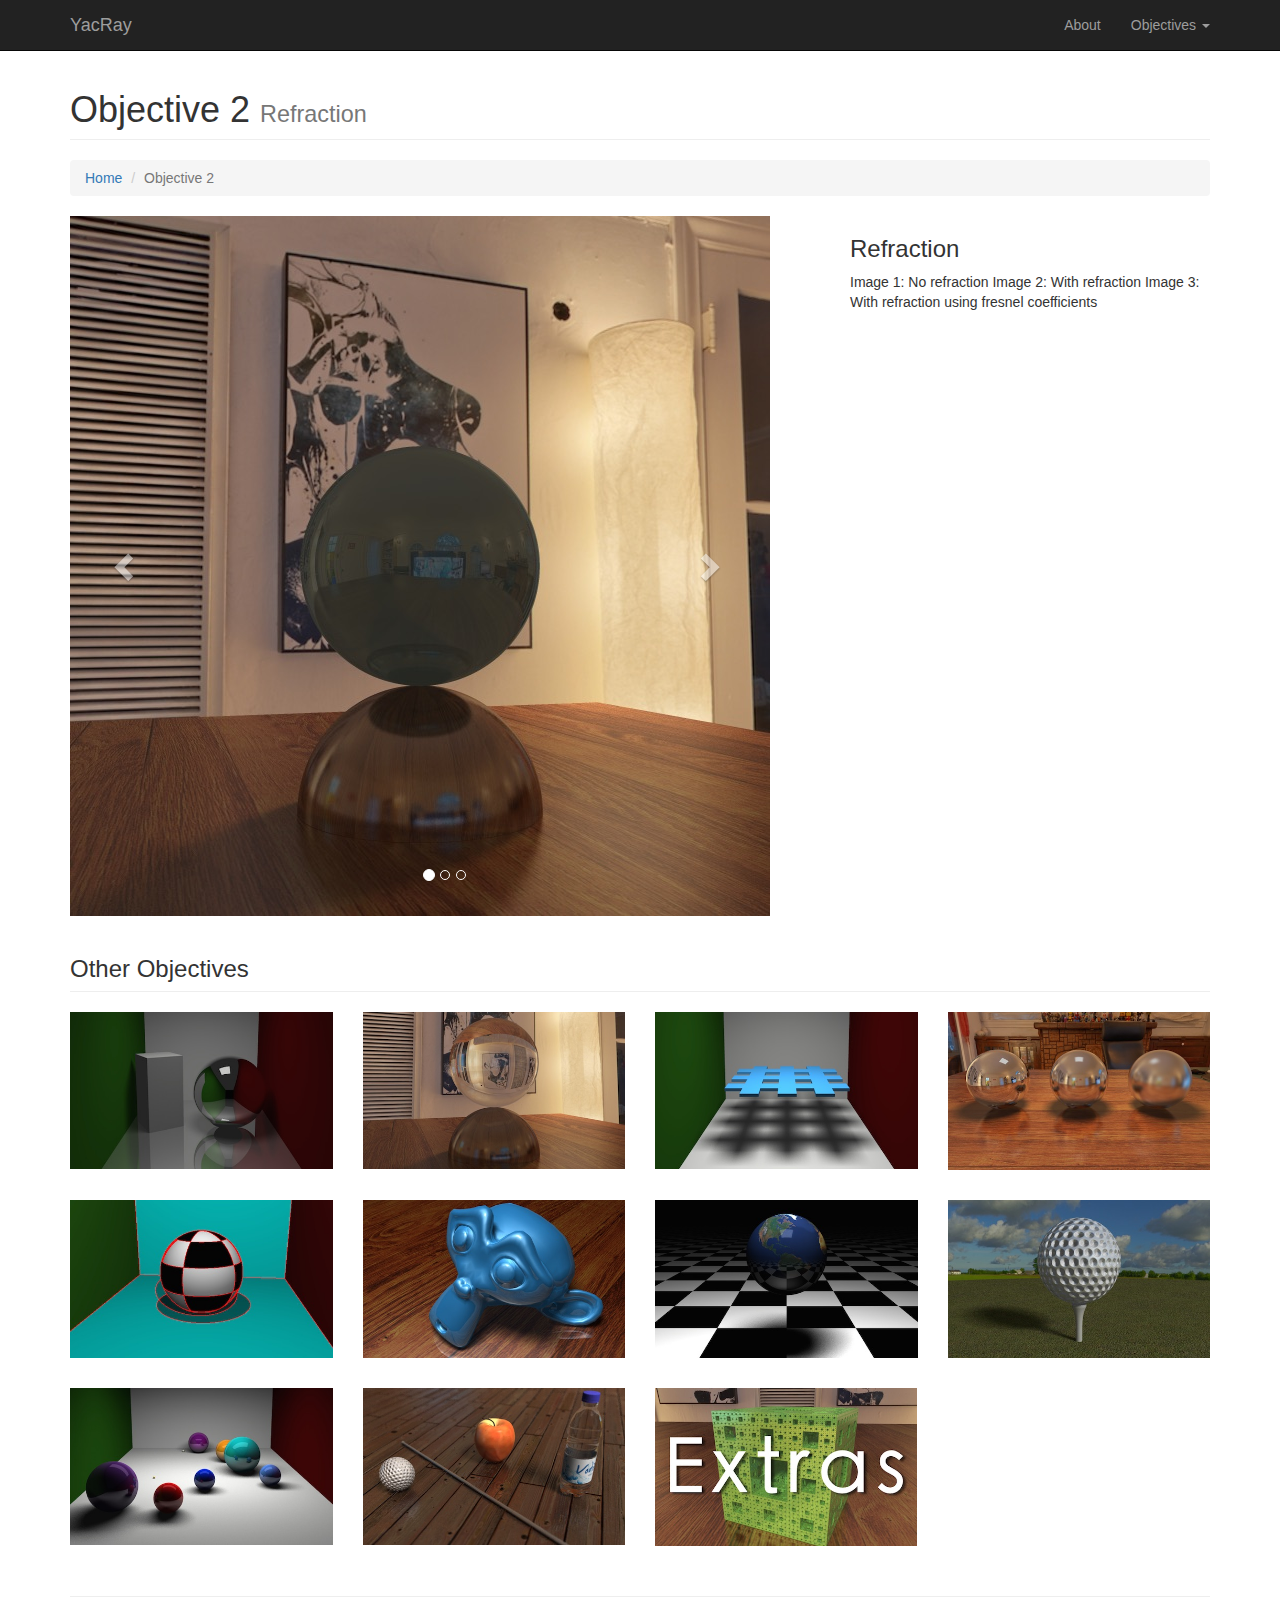
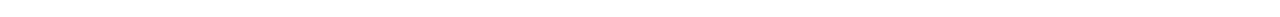
<file: static/YacRay/objective2.html>
<!DOCTYPE html>
<html lang="en">

<head>

    <meta charset="utf-8">
    <meta http-equiv="X-UA-Compatible" content="IE=edge">
    <meta name="viewport" content="width=device-width, initial-scale=1">
    <meta name="description" content="">
    <meta name="author" content="">

    <title>YacRay</title>

    <!-- Bootstrap Core CSS -->
    <link href="css/bootstrap.css" rel="stylesheet">

    <!-- Custom CSS -->
    <link href="css/modern-business.css" rel="stylesheet">

    <!-- Custom Fonts -->
    <link href="font-awesome/css/font-awesome.min.css" rel="stylesheet" type="text/css">

    <!-- HTML5 Shim and Respond.js IE8 support of HTML5 elements and media queries -->
    <!-- WARNING: Respond.js doesn't work if you view the page via file:// -->
    <!--[if lt IE 9]>
        <script src="https://oss.maxcdn.com/libs/html5shiv/3.7.0/html5shiv.js"></script>
        <script src="https://oss.maxcdn.com/libs/respond.js/1.4.2/respond.min.js"></script>
    <![endif]-->

</head>

<body>

    <!-- Navigation -->
    <nav class="navbar navbar-inverse navbar-fixed-top" role="navigation">
        <div class="container">
            <!-- Brand and toggle get grouped for better mobile display -->
            <div class="navbar-header">
                <button type="button" class="navbar-toggle" data-toggle="collapse" data-target="#bs-example-navbar-collapse-1">
                    <span class="sr-only">Toggle navigation</span>
                    <span class="icon-bar"></span>
                    <span class="icon-bar"></span>
                    <span class="icon-bar"></span>
                </button>
                <a class="navbar-brand" href="index.html">YacRay</a>
            </div>
            <!-- Collect the nav links, forms, and other content for toggling -->
            <div class="collapse navbar-collapse" id="bs-example-navbar-collapse-1">
                <ul class="nav navbar-nav navbar-right">
                    <li>
                        <a href="about.html">About</a>
                    </li>
                    <li class="dropdown">
                        <a href="#" class="dropdown-toggle" data-toggle="dropdown">Objectives <b class="caret"></b></a>
                        <ul class="dropdown-menu">
                            <li>
                                <a href="objective1.html">Objective 1</a>
                            </li>
                            <li>
                                <a href="objective2.html">Objective 2</a>
                            </li>
                            <li>
                                <a href="objective3.html">Objective 3</a>
                            </li>
                            <li>
                                <a href="objective4.html">Objective 4</a>
                            </li>
                            <li>
                                <a href="objective5.html">Objective 5</a>
                            </li>
                            <li>
                                <a href="objective6.html">Objective 6</a>
                            </li>
                            <li>
                                <a href="objective7.html">Objective 7</a>
                            </li>
                            <li>
                                <a href="objective8.html">Objective 8</a>
                            </li>
                            <li>
                                <a href="objective9.html">Objective 9</a>
                            </li>
                            <li>
                                <a href="objective10.html">Objective 10</a>
                            </li>
                        </ul>
                    </li>
                    
                </ul>
            </div>
            <!-- /.navbar-collapse -->
        </div>
        <!-- /.container -->
    </nav>

    <!-- Page Content -->
    <div class="container">

        <!-- Page Heading/Breadcrumbs -->
        <div class="row">
            <div class="col-lg-12">
                <h1 class="page-header">Objective 2
                    <small>Refraction</small>
                </h1>
                <ol class="breadcrumb">
                    <li><a href="index.html">Home</a>
                    </li>
                    <li class="active">Objective 2</li>
                </ol>
            </div>
        </div>
        <!-- /.row -->

        <!-- Portfolio Item Row -->
        <div class="row">

            <div class="col-md-8">
                <div id="carousel-example-generic" class="carousel slide" data-ride="carousel">
                    <!-- Indicators -->
                    <ol class="carousel-indicators">
                        <li data-target="#carousel-example-generic" data-slide-to="0" class="active"></li>
                        <li data-target="#carousel-example-generic" data-slide-to="1"></li>
                        <li data-target="#carousel-example-generic" data-slide-to="2"></li>
                    </ol>

                    <!-- Wrapper for slides -->
                    <div class="carousel-inner">
                        <div class="item active">
                            <img class="img-responsive" src="images/objective2-before.jpeg" alt="">
                        </div>
                        <div class="item">
                            <img class="img-responsive" src="images/objective2-after1.jpeg" alt="">
                        </div>
                        <div class="item">
                            <img class="img-responsive" src="images/objective2-after2.jpeg" alt="">
                        </div>
                    </div>

                    <!-- Controls -->
                    <a class="left carousel-control" href="#carousel-example-generic" data-slide="prev">
                        <span class="glyphicon glyphicon-chevron-left"></span>
                    </a>
                    <a class="right carousel-control" href="#carousel-example-generic" data-slide="next">
                        <span class="glyphicon glyphicon-chevron-right"></span>
                    </a>
                </div>
            </div>

            <div class="col-md-4">
                <h3>Refraction</h3>
                <p>Image 1: No refraction
                   Image 2: With refraction
                   Image 3: With refraction using fresnel coefficients</p>
               <!-- <h3>Project Details</h3>
                <ul>
                    <li>Lorem Ipsum</li>
                    <li>Dolor Sit Amet</li>
                </ul>-->
            </div>

        </div>
        <!-- /.row -->

        <!-- Related Projects Row -->
        <div class="row">

            <div class="col-lg-12">
                <h3 class="page-header">Other Objectives</h3>
            </div>

            <div class="col-sm-3 col-xs-6">
                <a href="objective1.html">
                    <img class="img-responsive img-hover img-portfolio" src="images/objective1_thmb_sm.jpeg" alt="">
                </a>
            </div>

            <div class="col-sm-3 col-xs-6">
                <a href="objective2.html">
                    <img class="img-responsive img-hover img-portfolio" src="images/objective2_thmb_sm.jpeg" alt="">
                </a>
            </div>

            <div class="col-sm-3 col-xs-6">
                <a href="objective3.html">
                    <img class="img-responsive img-hover img-portfolio" src="images/objective3_thmb_sm.jpeg" alt="">
                </a>
            </div>

            <div class="col-sm-3 col-xs-6">
                <a href="objective4.html">
                    <img class="img-responsive img-hover img-portfolio" src="images/objective4_thmb_sm.jpeg" alt="">
                </a>
            </div>

            <div class="col-sm-3 col-xs-6">
                <a href="objective5.html">
                    <img class="img-responsive img-hover img-portfolio" src="images/objective5_thmb_sm.jpeg" alt="">
                </a>
            </div>

            <div class="col-sm-3 col-xs-6">
                <a href="objective6.html">
                    <img class="img-responsive img-hover img-portfolio" src="images/objective6_thmb_sm.jpeg" alt="">
                </a>
            </div>

            <div class="col-sm-3 col-xs-6">
                <a href="objective7.html">
                    <img class="img-responsive img-hover img-portfolio" src="images/objective7_thmb_sm.jpeg" alt="">
                </a>
            </div>

            <div class="col-sm-3 col-xs-6">
                <a href="objective8.html">
                    <img class="img-responsive img-hover img-portfolio" src="images/objective8_thmb_sm.jpeg" alt="">
                </a>
            </div>

            <div class="col-sm-3 col-xs-6">
                <a href="objective9.html">
                    <img class="img-responsive img-hover img-portfolio" src="images/objective9_thmb_sm.jpeg" alt="">
                </a>
            </div>

            <div class="col-sm-3 col-xs-6">
                <a href="objective10.html">
                    <img class="img-responsive img-hover img-portfolio" src="images/objective10_thmb_sm.jpeg" alt="">
                </a>
            </div>
            <div class="col-sm-3 col-xs-6">
                <a href="bonus.html">
                    <img class="img-responsive img-hover img-portfolio" src="images/bonus_thmb_sm.jpeg" alt="">
                </a>
            </div>

        </div>
        <!-- /.row -->

        <hr>



    </div>
    <!-- /.container -->

    <!-- jQuery -->
    <script src="js/jquery.js"></script>

    <!-- Bootstrap Core JavaScript -->
    <script src="js/bootstrap.js"></script>

</body>

</html>
</file>
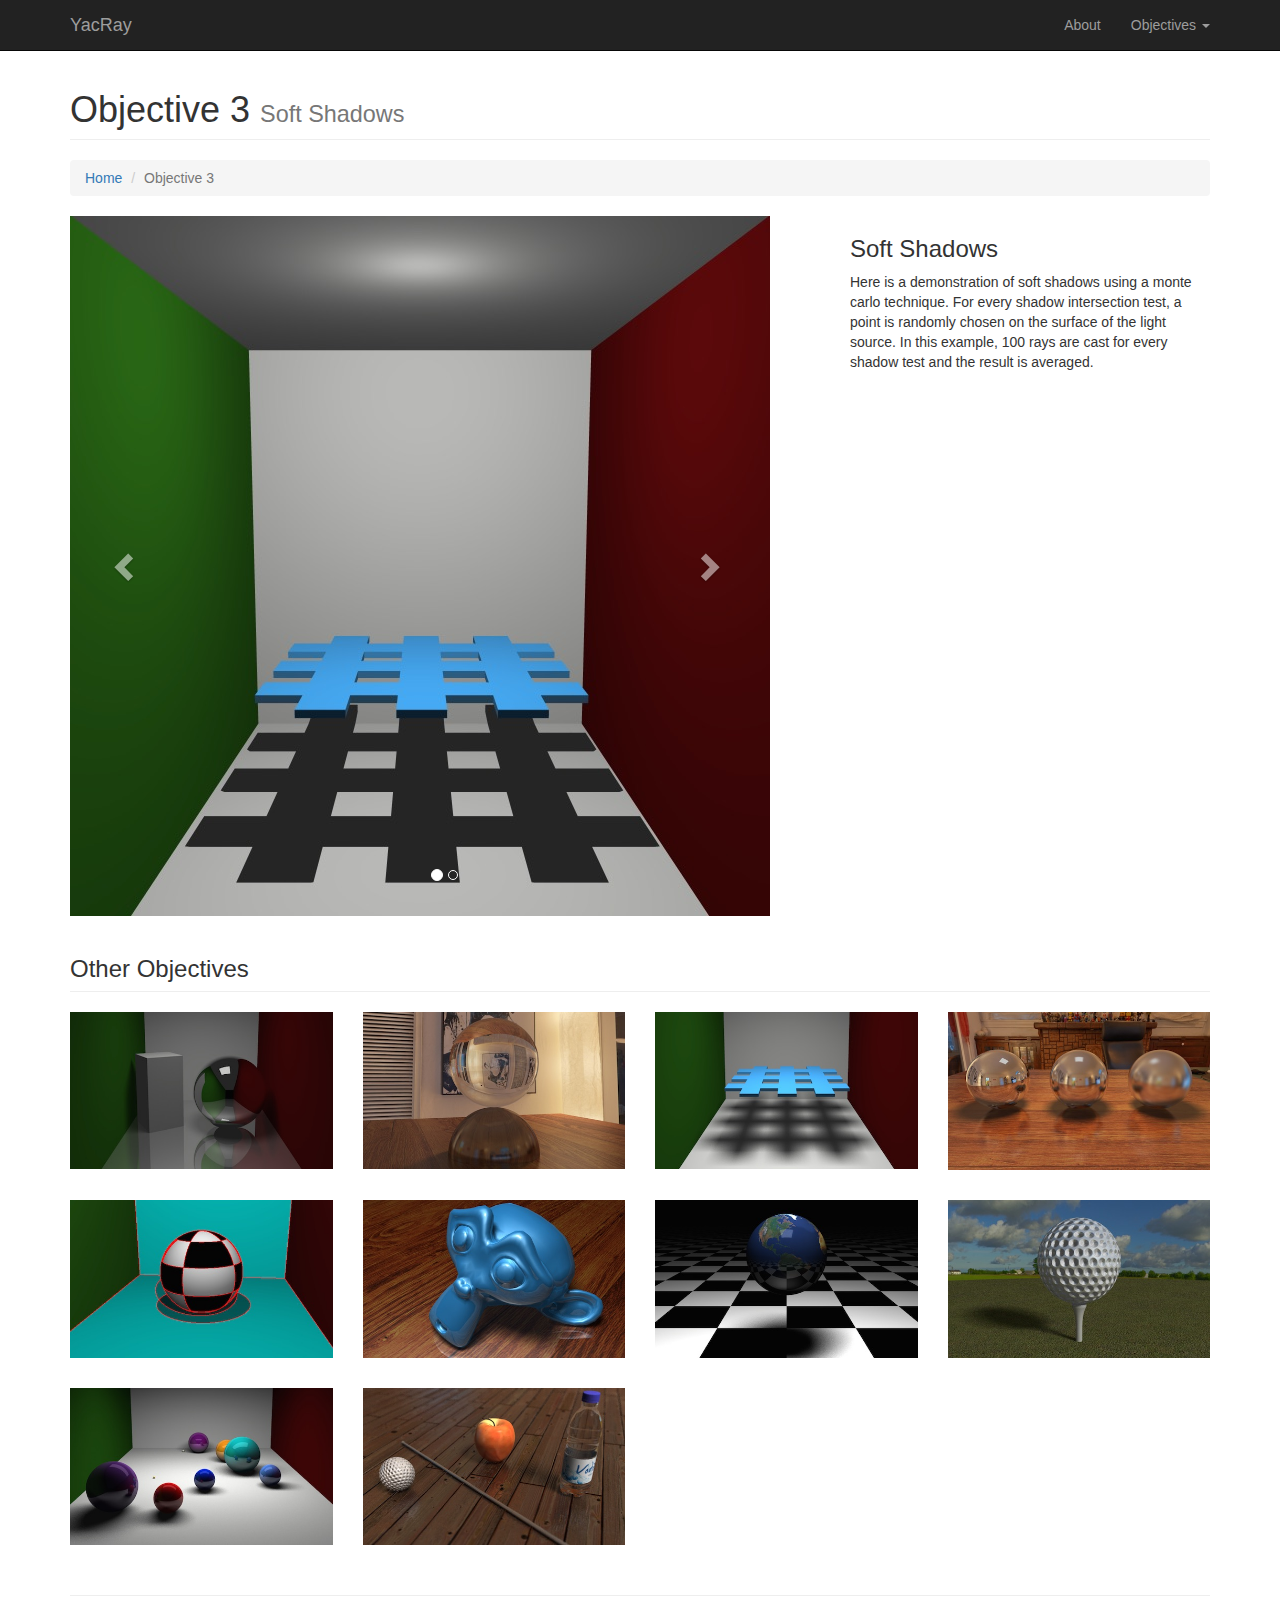
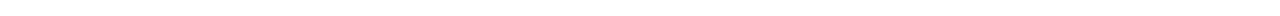
<file: static/YacRay/objective3.html>
<!DOCTYPE html>
<html lang="en">

<head>

    <meta charset="utf-8">
    <meta http-equiv="X-UA-Compatible" content="IE=edge">
    <meta name="viewport" content="width=device-width, initial-scale=1">
    <meta name="description" content="">
    <meta name="author" content="">

    <title>YacRay</title>

    <!-- Bootstrap Core CSS -->
    <link href="css/bootstrap.css" rel="stylesheet">

    <!-- Custom CSS -->
    <link href="css/modern-business.css" rel="stylesheet">

    <!-- Custom Fonts -->
    <link href="font-awesome/css/font-awesome.min.css" rel="stylesheet" type="text/css">

    <!-- HTML5 Shim and Respond.js IE8 support of HTML5 elements and media queries -->
    <!-- WARNING: Respond.js doesn't work if you view the page via file:// -->
    <!--[if lt IE 9]>
        <script src="https://oss.maxcdn.com/libs/html5shiv/3.7.0/html5shiv.js"></script>
        <script src="https://oss.maxcdn.com/libs/respond.js/1.4.2/respond.min.js"></script>
    <![endif]-->

</head>

<body>

    <!-- Navigation -->
    <nav class="navbar navbar-inverse navbar-fixed-top" role="navigation">
        <div class="container">
            <!-- Brand and toggle get grouped for better mobile display -->
            <div class="navbar-header">
                <button type="button" class="navbar-toggle" data-toggle="collapse" data-target="#bs-example-navbar-collapse-1">
                    <span class="sr-only">Toggle navigation</span>
                    <span class="icon-bar"></span>
                    <span class="icon-bar"></span>
                    <span class="icon-bar"></span>
                </button>
                <a class="navbar-brand" href="index.html">YacRay</a>
            </div>
            <!-- Collect the nav links, forms, and other content for toggling -->
            <div class="collapse navbar-collapse" id="bs-example-navbar-collapse-1">
                <ul class="nav navbar-nav navbar-right">
                    <li>
                        <a href="about.html">About</a>
                    </li>
                    <li class="dropdown">
                        <a href="#" class="dropdown-toggle" data-toggle="dropdown">Objectives <b class="caret"></b></a>
                        <ul class="dropdown-menu">
                            <li>
                                <a href="objective1.html">Objective 1</a>
                            </li>
                            <li>
                                <a href="objective2.html">Objective 2</a>
                            </li>
                            <li>
                                <a href="objective3.html">Objective 3</a>
                            </li>
                            <li>
                                <a href="objective4.html">Objective 4</a>
                            </li>
                            <li>
                                <a href="objective5.html">Objective 5</a>
                            </li>
                            <li>
                                <a href="objective6.html">Objective 6</a>
                            </li>
                            <li>
                                <a href="objective7.html">Objective 7</a>
                            </li>
                            <li>
                                <a href="objective8.html">Objective 8</a>
                            </li>
                            <li>
                                <a href="objective9.html">Objective 9</a>
                            </li>
                            <li>
                                <a href="objective10.html">Objective 10</a>
                            </li>
                        </ul>
                    </li>
                    
                </ul>
            </div>
            <!-- /.navbar-collapse -->
        </div>
        <!-- /.container -->
    </nav>

    <!-- Page Content -->
    <div class="container">

        <!-- Page Heading/Breadcrumbs -->
        <div class="row">
            <div class="col-lg-12">
                <h1 class="page-header">Objective 3
                    <small>Soft Shadows</small>
                </h1>
                <ol class="breadcrumb">
                    <li><a href="index.html">Home</a>
                    </li>
                    <li class="active">Objective 3</li>
                </ol>
            </div>
        </div>
        <!-- /.row -->

        <!-- Portfolio Item Row -->
        <div class="row">

            <div class="col-md-8">
                <div id="carousel-example-generic" class="carousel slide" data-ride="carousel">
                    <!-- Indicators -->
                    <ol class="carousel-indicators">
                        <li data-target="#carousel-example-generic" data-slide-to="0" class="active"></li>
                        <li data-target="#carousel-example-generic" data-slide-to="1"></li>
                    </ol>

                    <!-- Wrapper for slides -->
                    <div class="carousel-inner">
                        <div class="item active">
                            <img class="img-responsive" src="images/objective3-before.jpeg" alt="">
                        </div>
                        <div class="item">
                            <img class="img-responsive" src="images/objective3-after.jpeg" alt="">
                        </div>
                    </div>

                    <!-- Controls -->
                    <a class="left carousel-control" href="#carousel-example-generic" data-slide="prev">
                        <span class="glyphicon glyphicon-chevron-left"></span>
                    </a>
                    <a class="right carousel-control" href="#carousel-example-generic" data-slide="next">
                        <span class="glyphicon glyphicon-chevron-right"></span>
                    </a>
                </div>
            </div>

            <div class="col-md-4">
                <h3>Soft Shadows</h3>
                <p>Here is a demonstration of soft shadows using a monte carlo technique.
                   For every shadow intersection test, a point is randomly chosen on the surface of the light source.
                   In this example, 100 rays are cast for every shadow test and the result is averaged.</p>
               <!-- <h3>Project Details</h3>
                <ul>
                    <li>Lorem Ipsum</li>
                    <li>Dolor Sit Amet</li>
                </ul>-->
            </div>

        </div>
        <!-- /.row -->

        <!-- Related Projects Row -->
        <div class="row">

            <div class="col-lg-12">
                <h3 class="page-header">Other Objectives</h3>
            </div>

            <div class="col-sm-3 col-xs-6">
                <a href="objective1.html">
                    <img class="img-responsive img-hover img-portfolio" src="images/objective1_thmb_sm.jpeg" alt="">
                </a>
            </div>

            <div class="col-sm-3 col-xs-6">
                <a href="objective2.html">
                    <img class="img-responsive img-hover img-portfolio" src="images/objective2_thmb_sm.jpeg" alt="">
                </a>
            </div>

            <div class="col-sm-3 col-xs-6">
                <a href="objective3.html">
                    <img class="img-responsive img-hover img-portfolio" src="images/objective3_thmb_sm.jpeg" alt="">
                </a>
            </div>

            <div class="col-sm-3 col-xs-6">
                <a href="objective4.html">
                    <img class="img-responsive img-hover img-portfolio" src="images/objective4_thmb_sm.jpeg" alt="">
                </a>
            </div>

            <div class="col-sm-3 col-xs-6">
                <a href="objective5.html">
                    <img class="img-responsive img-hover img-portfolio" src="images/objective5_thmb_sm.jpeg" alt="">
                </a>
            </div>

            <div class="col-sm-3 col-xs-6">
                <a href="objective6.html">
                    <img class="img-responsive img-hover img-portfolio" src="images/objective6_thmb_sm.jpeg" alt="">
                </a>
            </div>

            <div class="col-sm-3 col-xs-6">
                <a href="objective7.html">
                    <img class="img-responsive img-hover img-portfolio" src="images/objective7_thmb_sm.jpeg" alt="">
                </a>
            </div>

            <div class="col-sm-3 col-xs-6">
                <a href="objective8.html">
                    <img class="img-responsive img-hover img-portfolio" src="images/objective8_thmb_sm.jpeg" alt="">
                </a>
            </div>

            <div class="col-sm-3 col-xs-6">
                <a href="objective9.html">
                    <img class="img-responsive img-hover img-portfolio" src="images/objective9_thmb_sm.jpeg" alt="">
                </a>
            </div>

            <div class="col-sm-3 col-xs-6">
                <a href="bonus.html">
                    <img class="img-responsive img-hover img-portfolio" src="images/objective10_thmb_sm.jpeg" alt="">
                </a>
            </div>
            

        </div>
        <!-- /.row -->

        <hr>



    </div>
    <!-- /.container -->

    <!-- jQuery -->
    <script src="js/jquery.js"></script>

    <!-- Bootstrap Core JavaScript -->
    <script src="js/bootstrap.js"></script>

</body>

</html>
</file>
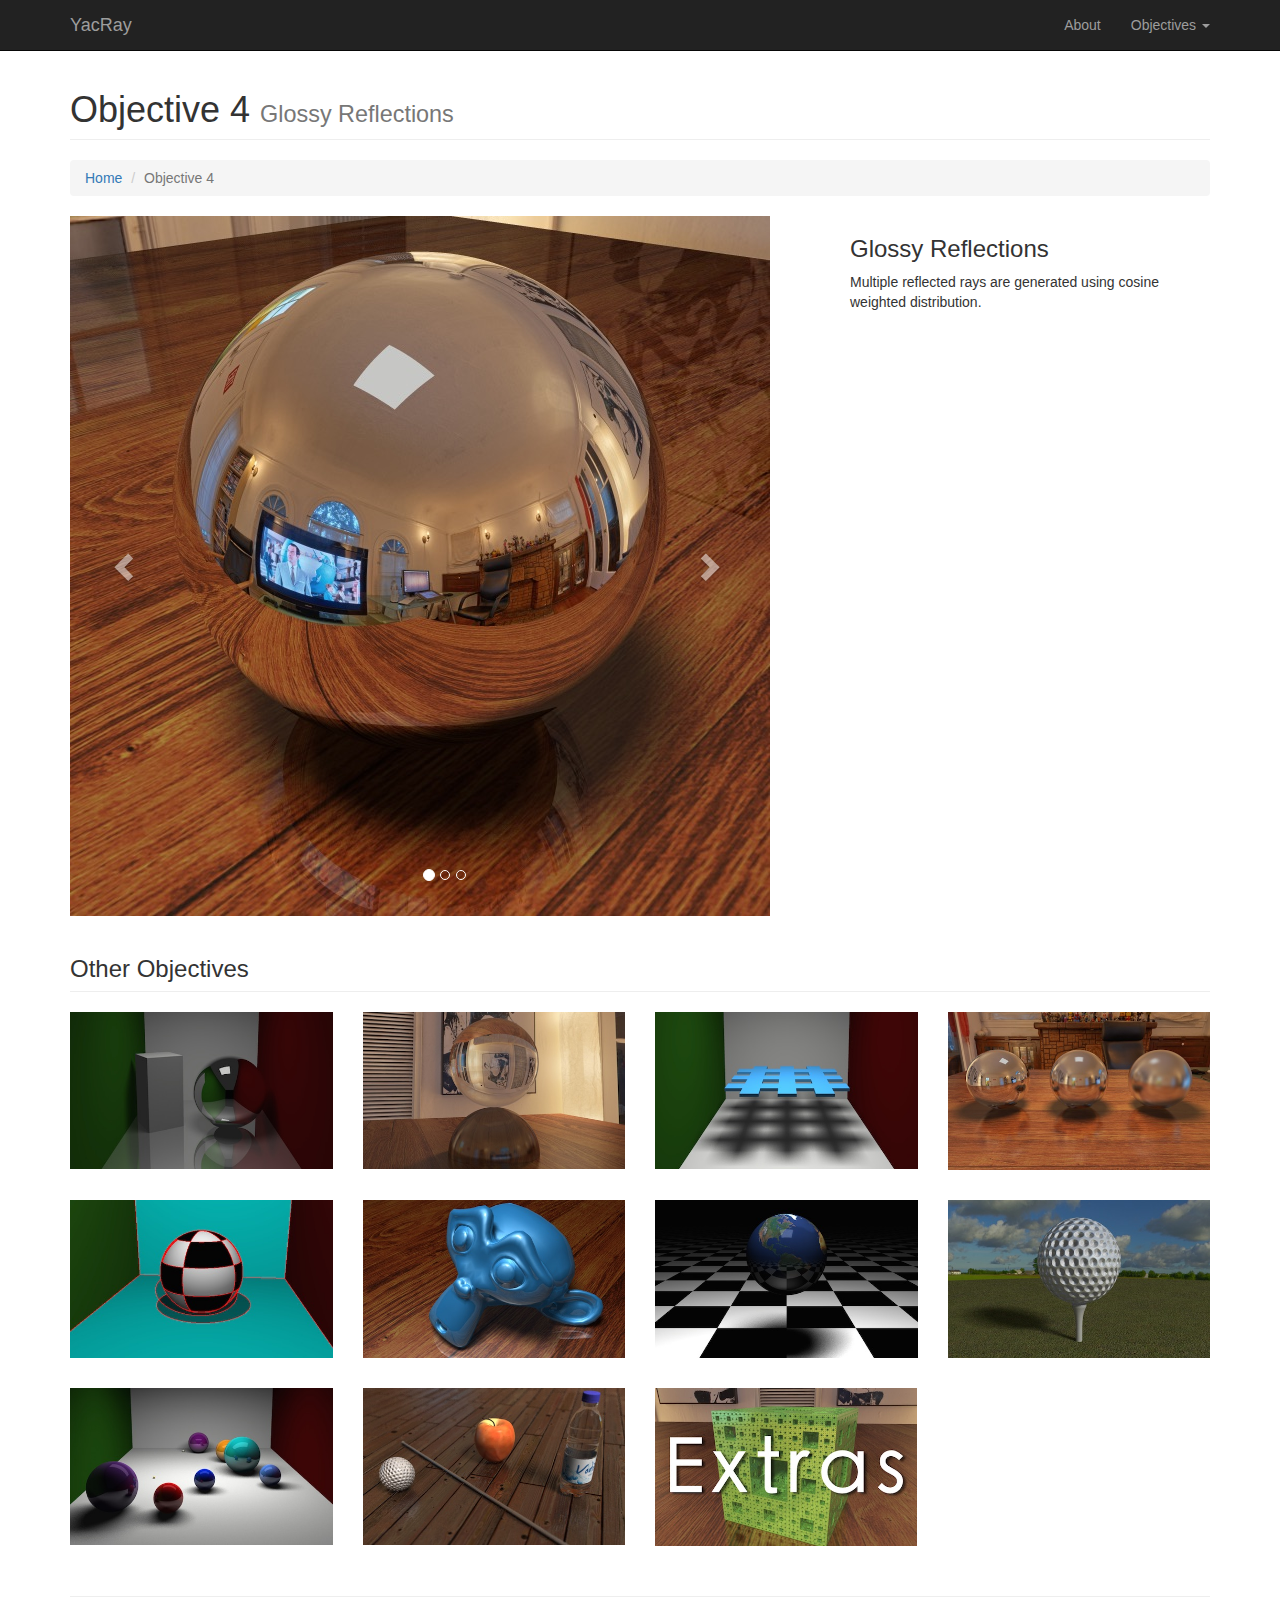
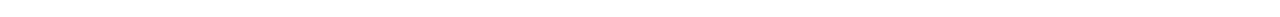
<file: static/YacRay/objective4.html>
<!DOCTYPE html>
<html lang="en">

<head>

    <meta charset="utf-8">
    <meta http-equiv="X-UA-Compatible" content="IE=edge">
    <meta name="viewport" content="width=device-width, initial-scale=1">
    <meta name="description" content="">
    <meta name="author" content="">

    <title>YacRay</title>

    <!-- Bootstrap Core CSS -->
    <link href="css/bootstrap.css" rel="stylesheet">

    <!-- Custom CSS -->
    <link href="css/modern-business.css" rel="stylesheet">

    <!-- Custom Fonts -->
    <link href="font-awesome/css/font-awesome.min.css" rel="stylesheet" type="text/css">

    <!-- HTML5 Shim and Respond.js IE8 support of HTML5 elements and media queries -->
    <!-- WARNING: Respond.js doesn't work if you view the page via file:// -->
    <!--[if lt IE 9]>
        <script src="https://oss.maxcdn.com/libs/html5shiv/3.7.0/html5shiv.js"></script>
        <script src="https://oss.maxcdn.com/libs/respond.js/1.4.2/respond.min.js"></script>
    <![endif]-->

</head>

<body>

    <!-- Navigation -->
    <nav class="navbar navbar-inverse navbar-fixed-top" role="navigation">
        <div class="container">
            <!-- Brand and toggle get grouped for better mobile display -->
            <div class="navbar-header">
                <button type="button" class="navbar-toggle" data-toggle="collapse" data-target="#bs-example-navbar-collapse-1">
                    <span class="sr-only">Toggle navigation</span>
                    <span class="icon-bar"></span>
                    <span class="icon-bar"></span>
                    <span class="icon-bar"></span>
                </button>
                <a class="navbar-brand" href="index.html">YacRay</a>
            </div>
            <!-- Collect the nav links, forms, and other content for toggling -->
            <div class="collapse navbar-collapse" id="bs-example-navbar-collapse-1">
                <ul class="nav navbar-nav navbar-right">
                    <li>
                        <a href="about.html">About</a>
                    </li>
                    <li class="dropdown">
                        <a href="#" class="dropdown-toggle" data-toggle="dropdown">Objectives <b class="caret"></b></a>
                        <ul class="dropdown-menu">
                            <li>
                                <a href="objective1.html">Objective 1</a>
                            </li>
                            <li>
                                <a href="objective2.html">Objective 2</a>
                            </li>
                            <li>
                                <a href="objective3.html">Objective 3</a>
                            </li>
                            <li>
                                <a href="objective4.html">Objective 4</a>
                            </li>
                            <li>
                                <a href="objective5.html">Objective 5</a>
                            </li>
                            <li>
                                <a href="objective6.html">Objective 6</a>
                            </li>
                            <li>
                                <a href="objective7.html">Objective 7</a>
                            </li>
                            <li>
                                <a href="objective8.html">Objective 8</a>
                            </li>
                            <li>
                                <a href="objective9.html">Objective 9</a>
                            </li>
                            <li>
                                <a href="objective10.html">Objective 10</a>
                            </li>
                        </ul>
                    </li>
                    
                </ul>
            </div>
            <!-- /.navbar-collapse -->
        </div>
        <!-- /.container -->
    </nav>

    <!-- Page Content -->
    <div class="container">

        <!-- Page Heading/Breadcrumbs -->
        <div class="row">
            <div class="col-lg-12">
                <h1 class="page-header">Objective 4
                    <small>Glossy Reflections</small>
                </h1>
                <ol class="breadcrumb">
                    <li><a href="index.html">Home</a>
                    </li>
                    <li class="active">Objective 4</li>
                </ol>
            </div>
        </div>
        <!-- /.row -->

        <!-- Portfolio Item Row -->
        <div class="row">

            <div class="col-md-8">
                <div id="carousel-example-generic" class="carousel slide" data-ride="carousel">
                    <!-- Indicators -->
                    <ol class="carousel-indicators">
                        <li data-target="#carousel-example-generic" data-slide-to="0" class="active"></li>
                        <li data-target="#carousel-example-generic" data-slide-to="1"></li>
                        <li data-target="#carousel-example-generic" data-slide-to="2"></li>
                    </ol>

                    <!-- Wrapper for slides -->
                    <div class="carousel-inner">
                        <div class="item active">
                            <img class="img-responsive" src="images/objective4-before.jpeg" alt="">
                        </div>
                        <div class="item">
                            <img class="img-responsive" src="images/objective4-after.jpeg" alt="">
                        </div>
                        <div class="item">
                            <img class="img-responsive" src="images/objective4_thmb.jpeg" alt="">
                        </div>
                    </div>


                    <!-- Controls -->
                    <a class="left carousel-control" href="#carousel-example-generic" data-slide="prev">
                        <span class="glyphicon glyphicon-chevron-left"></span>
                    </a>
                    <a class="right carousel-control" href="#carousel-example-generic" data-slide="next">
                        <span class="glyphicon glyphicon-chevron-right"></span>
                    </a>
                </div>
            </div>

            <div class="col-md-4">
                <h3>Glossy Reflections</h3>
                <p>Multiple reflected rays are generated using cosine weighted distribution.</p>
               <!-- <h3>Project Details</h3>
                <ul>
                    <li>Lorem Ipsum</li>
                    <li>Dolor Sit Amet</li>
                </ul>-->
            </div>

        </div>
        <!-- /.row -->

        <!-- Related Projects Row -->
        <div class="row">

            <div class="col-lg-12">
                <h3 class="page-header">Other Objectives</h3>
            </div>

            <div class="col-sm-3 col-xs-6">
                <a href="objective1.html">
                    <img class="img-responsive img-hover img-portfolio" src="images/objective1_thmb_sm.jpeg" alt="">
                </a>
            </div>

            <div class="col-sm-3 col-xs-6">
                <a href="objective2.html">
                    <img class="img-responsive img-hover img-portfolio" src="images/objective2_thmb_sm.jpeg" alt="">
                </a>
            </div>

            <div class="col-sm-3 col-xs-6">
                <a href="objective3.html">
                    <img class="img-responsive img-hover img-portfolio" src="images/objective3_thmb_sm.jpeg" alt="">
                </a>
            </div>

            <div class="col-sm-3 col-xs-6">
                <a href="objective4.html">
                    <img class="img-responsive img-hover img-portfolio" src="images/objective4_thmb_sm.jpeg" alt="">
                </a>
            </div>

            <div class="col-sm-3 col-xs-6">
                <a href="objective5.html">
                    <img class="img-responsive img-hover img-portfolio" src="images/objective5_thmb_sm.jpeg" alt="">
                </a>
            </div>

            <div class="col-sm-3 col-xs-6">
                <a href="objective6.html">
                    <img class="img-responsive img-hover img-portfolio" src="images/objective6_thmb_sm.jpeg" alt="">
                </a>
            </div>

            <div class="col-sm-3 col-xs-6">
                <a href="objective7.html">
                    <img class="img-responsive img-hover img-portfolio" src="images/objective7_thmb_sm.jpeg" alt="">
                </a>
            </div>

            <div class="col-sm-3 col-xs-6">
                <a href="objective8.html">
                    <img class="img-responsive img-hover img-portfolio" src="images/objective8_thmb_sm.jpeg" alt="">
                </a>
            </div>

            <div class="col-sm-3 col-xs-6">
                <a href="objective9.html">
                    <img class="img-responsive img-hover img-portfolio" src="images/objective9_thmb_sm.jpeg" alt="">
                </a>
            </div>

            <div class="col-sm-3 col-xs-6">
                <a href="objective10.html">
                    <img class="img-responsive img-hover img-portfolio" src="images/objective10_thmb_sm.jpeg" alt="">
                </a>
            </div>
            <div class="col-sm-3 col-xs-6">
                <a href="bonus.html">
                    <img class="img-responsive img-hover img-portfolio" src="images/bonus_thmb_sm.jpeg" alt="">
                </a>
            </div>

        </div>
        <!-- /.row -->

        <hr>



    </div>
    <!-- /.container -->

    <!-- jQuery -->
    <script src="js/jquery.js"></script>

    <!-- Bootstrap Core JavaScript -->
    <script src="js/bootstrap.js"></script>

</body>

</html>
</file>
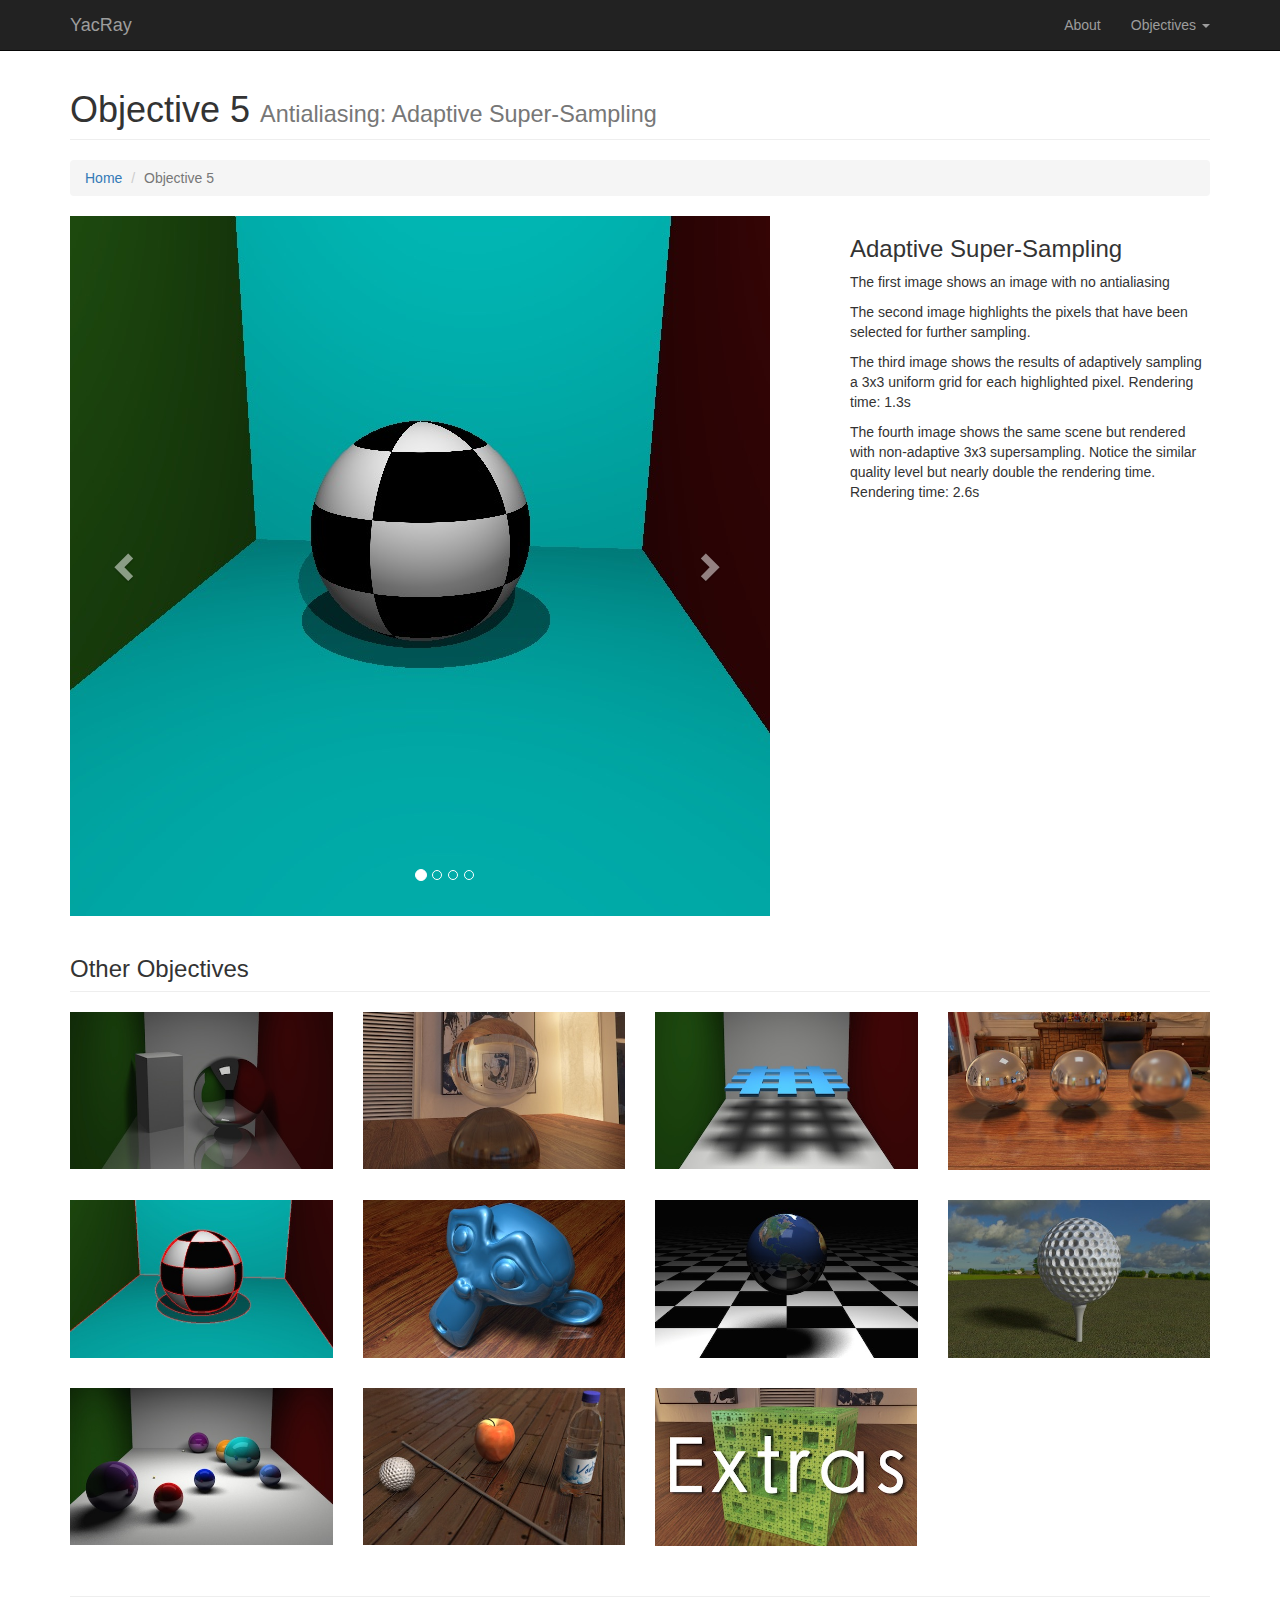
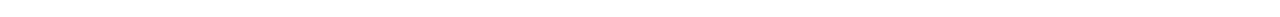
<file: static/YacRay/objective5.html>
<!DOCTYPE html>
<html lang="en">

<head>

    <meta charset="utf-8">
    <meta http-equiv="X-UA-Compatible" content="IE=edge">
    <meta name="viewport" content="width=device-width, initial-scale=1">
    <meta name="description" content="">
    <meta name="author" content="">

    <title>YacRay</title>

    <!-- Bootstrap Core CSS -->
    <link href="css/bootstrap.css" rel="stylesheet">

    <!-- Custom CSS -->
    <link href="css/modern-business.css" rel="stylesheet">

    <!-- Custom Fonts -->
    <link href="font-awesome/css/font-awesome.min.css" rel="stylesheet" type="text/css">

    <!-- HTML5 Shim and Respond.js IE8 support of HTML5 elements and media queries -->
    <!-- WARNING: Respond.js doesn't work if you view the page via file:// -->
    <!--[if lt IE 9]>
        <script src="https://oss.maxcdn.com/libs/html5shiv/3.7.0/html5shiv.js"></script>
        <script src="https://oss.maxcdn.com/libs/respond.js/1.4.2/respond.min.js"></script>
    <![endif]-->

</head>

<body>

    <!-- Navigation -->
    <nav class="navbar navbar-inverse navbar-fixed-top" role="navigation">
        <div class="container">
            <!-- Brand and toggle get grouped for better mobile display -->
            <div class="navbar-header">
                <button type="button" class="navbar-toggle" data-toggle="collapse" data-target="#bs-example-navbar-collapse-1">
                    <span class="sr-only">Toggle navigation</span>
                    <span class="icon-bar"></span>
                    <span class="icon-bar"></span>
                    <span class="icon-bar"></span>
                </button>
                <a class="navbar-brand" href="index.html">YacRay</a>
            </div>
            <!-- Collect the nav links, forms, and other content for toggling -->
            <div class="collapse navbar-collapse" id="bs-example-navbar-collapse-1">
                <ul class="nav navbar-nav navbar-right">
                    <li>
                        <a href="about.html">About</a>
                    </li>
                    <li class="dropdown">
                        <a href="#" class="dropdown-toggle" data-toggle="dropdown">Objectives <b class="caret"></b></a>
                        <ul class="dropdown-menu">
                            <li>
                                <a href="objective1.html">Objective 1</a>
                            </li>
                            <li>
                                <a href="objective2.html">Objective 2</a>
                            </li>
                            <li>
                                <a href="objective3.html">Objective 3</a>
                            </li>
                            <li>
                                <a href="objective4.html">Objective 4</a>
                            </li>
                            <li>
                                <a href="objective5.html">Objective 5</a>
                            </li>
                            <li>
                                <a href="objective6.html">Objective 6</a>
                            </li>
                            <li>
                                <a href="objective7.html">Objective 7</a>
                            </li>
                            <li>
                                <a href="objective8.html">Objective 8</a>
                            </li>
                            <li>
                                <a href="objective9.html">Objective 9</a>
                            </li>
                            <li>
                                <a href="objective10.html">Objective 10</a>
                            </li>
                        </ul>
                    </li>
                    
                </ul>
            </div>
            <!-- /.navbar-collapse -->
        </div>
        <!-- /.container -->
    </nav>

    <!-- Page Content -->
    <div class="container">

        <!-- Page Heading/Breadcrumbs -->
        <div class="row">
            <div class="col-lg-12">
                <h1 class="page-header">Objective 5
                    <small>Antialiasing: Adaptive Super-Sampling</small>
                </h1>
                <ol class="breadcrumb">
                    <li><a href="index.html">Home</a>
                    </li>
                    <li class="active">Objective 5</li>
                </ol>
            </div>
        </div>
        <!-- /.row -->

        <!-- Portfolio Item Row -->
        <div class="row">

            <div class="col-md-8">
                <div id="carousel-example-generic" class="carousel slide" data-ride="carousel">
                    <!-- Indicators -->
                    <ol class="carousel-indicators">
                        <li data-target="#carousel-example-generic" data-slide-to="0" class="active"></li>
                        <li data-target="#carousel-example-generic" data-slide-to="1"></li>
                        <li data-target="#carousel-example-generic" data-slide-to="2"></li>
                        <li data-target="#carousel-example-generic" data-slide-to="3"></li>
                    </ol>

                    <!-- Wrapper for slides -->
                    <div class="carousel-inner">
                        <div class="item active">
                            <img class="img-responsive" src="images/objective5-before1.jpeg" alt="">
                        </div>
                        <div class="item">
                            <img class="img-responsive" src="images/objective5-before2.jpeg" alt="">
                        </div>
                        <div class="item">
                            <img class="img-responsive" src="images/objective5-after.jpeg" alt="">
                        </div>
                        <div class="item">
                            <img class="img-responsive" src="images/objective5-3xSSuniform.jpeg" alt="">
                        </div>
                    </div>

                    <!-- Controls -->
                    <a class="left carousel-control" href="#carousel-example-generic" data-slide="prev">
                        <span class="glyphicon glyphicon-chevron-left"></span>
                    </a>
                    <a class="right carousel-control" href="#carousel-example-generic" data-slide="next">
                        <span class="glyphicon glyphicon-chevron-right"></span>
                    </a>
                </div>
            </div>

            <div class="col-md-4">
                <h3>Adaptive Super-Sampling</h3>
                <p>The first image shows an image with no antialiasing</p>
                <p>The second image highlights the pixels that have been selected for further sampling.</p>
                <p>The third image shows the results of adaptively sampling a 3x3 uniform grid for each highlighted pixel.
                   Rendering time: 1.3s</p>
                <p>The fourth image shows the same scene but rendered with non-adaptive 3x3 supersampling. Notice the similar
                   quality level but nearly double the rendering time.
                   Rendering time: 2.6s</p>
               <!-- <h3>Project Details</h3>
                <ul>
                    <li>Lorem Ipsum</li>
                    <li>Dolor Sit Amet</li>
                </ul>-->
            </div>

        </div>
        <!-- /.row -->

        <!-- Related Projects Row -->
        <div class="row">

            <div class="col-lg-12">
                <h3 class="page-header">Other Objectives</h3>
            </div>

            <div class="col-sm-3 col-xs-6">
                <a href="objective1.html">
                    <img class="img-responsive img-hover img-portfolio" src="images/objective1_thmb_sm.jpeg" alt="">
                </a>
            </div>

            <div class="col-sm-3 col-xs-6">
                <a href="objective2.html">
                    <img class="img-responsive img-hover img-portfolio" src="images/objective2_thmb_sm.jpeg" alt="">
                </a>
            </div>

            <div class="col-sm-3 col-xs-6">
                <a href="objective3.html">
                    <img class="img-responsive img-hover img-portfolio" src="images/objective3_thmb_sm.jpeg" alt="">
                </a>
            </div>

            <div class="col-sm-3 col-xs-6">
                <a href="objective4.html">
                    <img class="img-responsive img-hover img-portfolio" src="images/objective4_thmb_sm.jpeg" alt="">
                </a>
            </div>

            <div class="col-sm-3 col-xs-6">
                <a href="objective5.html">
                    <img class="img-responsive img-hover img-portfolio" src="images/objective5_thmb_sm.jpeg" alt="">
                </a>
            </div>

            <div class="col-sm-3 col-xs-6">
                <a href="objective6.html">
                    <img class="img-responsive img-hover img-portfolio" src="images/objective6_thmb_sm.jpeg" alt="">
                </a>
            </div>

            <div class="col-sm-3 col-xs-6">
                <a href="objective7.html">
                    <img class="img-responsive img-hover img-portfolio" src="images/objective7_thmb_sm.jpeg" alt="">
                </a>
            </div>

            <div class="col-sm-3 col-xs-6">
                <a href="objective8.html">
                    <img class="img-responsive img-hover img-portfolio" src="images/objective8_thmb_sm.jpeg" alt="">
                </a>
            </div>

            <div class="col-sm-3 col-xs-6">
                <a href="objective9.html">
                    <img class="img-responsive img-hover img-portfolio" src="images/objective9_thmb_sm.jpeg" alt="">
                </a>
            </div>

            <div class="col-sm-3 col-xs-6">
                <a href="objective10.html">
                    <img class="img-responsive img-hover img-portfolio" src="images/objective10_thmb_sm.jpeg" alt="">
                </a>
            </div>
            <div class="col-sm-3 col-xs-6">
                <a href="bonus.html">
                    <img class="img-responsive img-hover img-portfolio" src="images/bonus_thmb_sm.jpeg" alt="">
                </a>
            </div>

        </div>
        <!-- /.row -->

        <hr>



    </div>
    <!-- /.container -->

    <!-- jQuery -->
    <script src="js/jquery.js"></script>

    <!-- Bootstrap Core JavaScript -->
    <script src="js/bootstrap.js"></script>

</body>

</html>
</file>
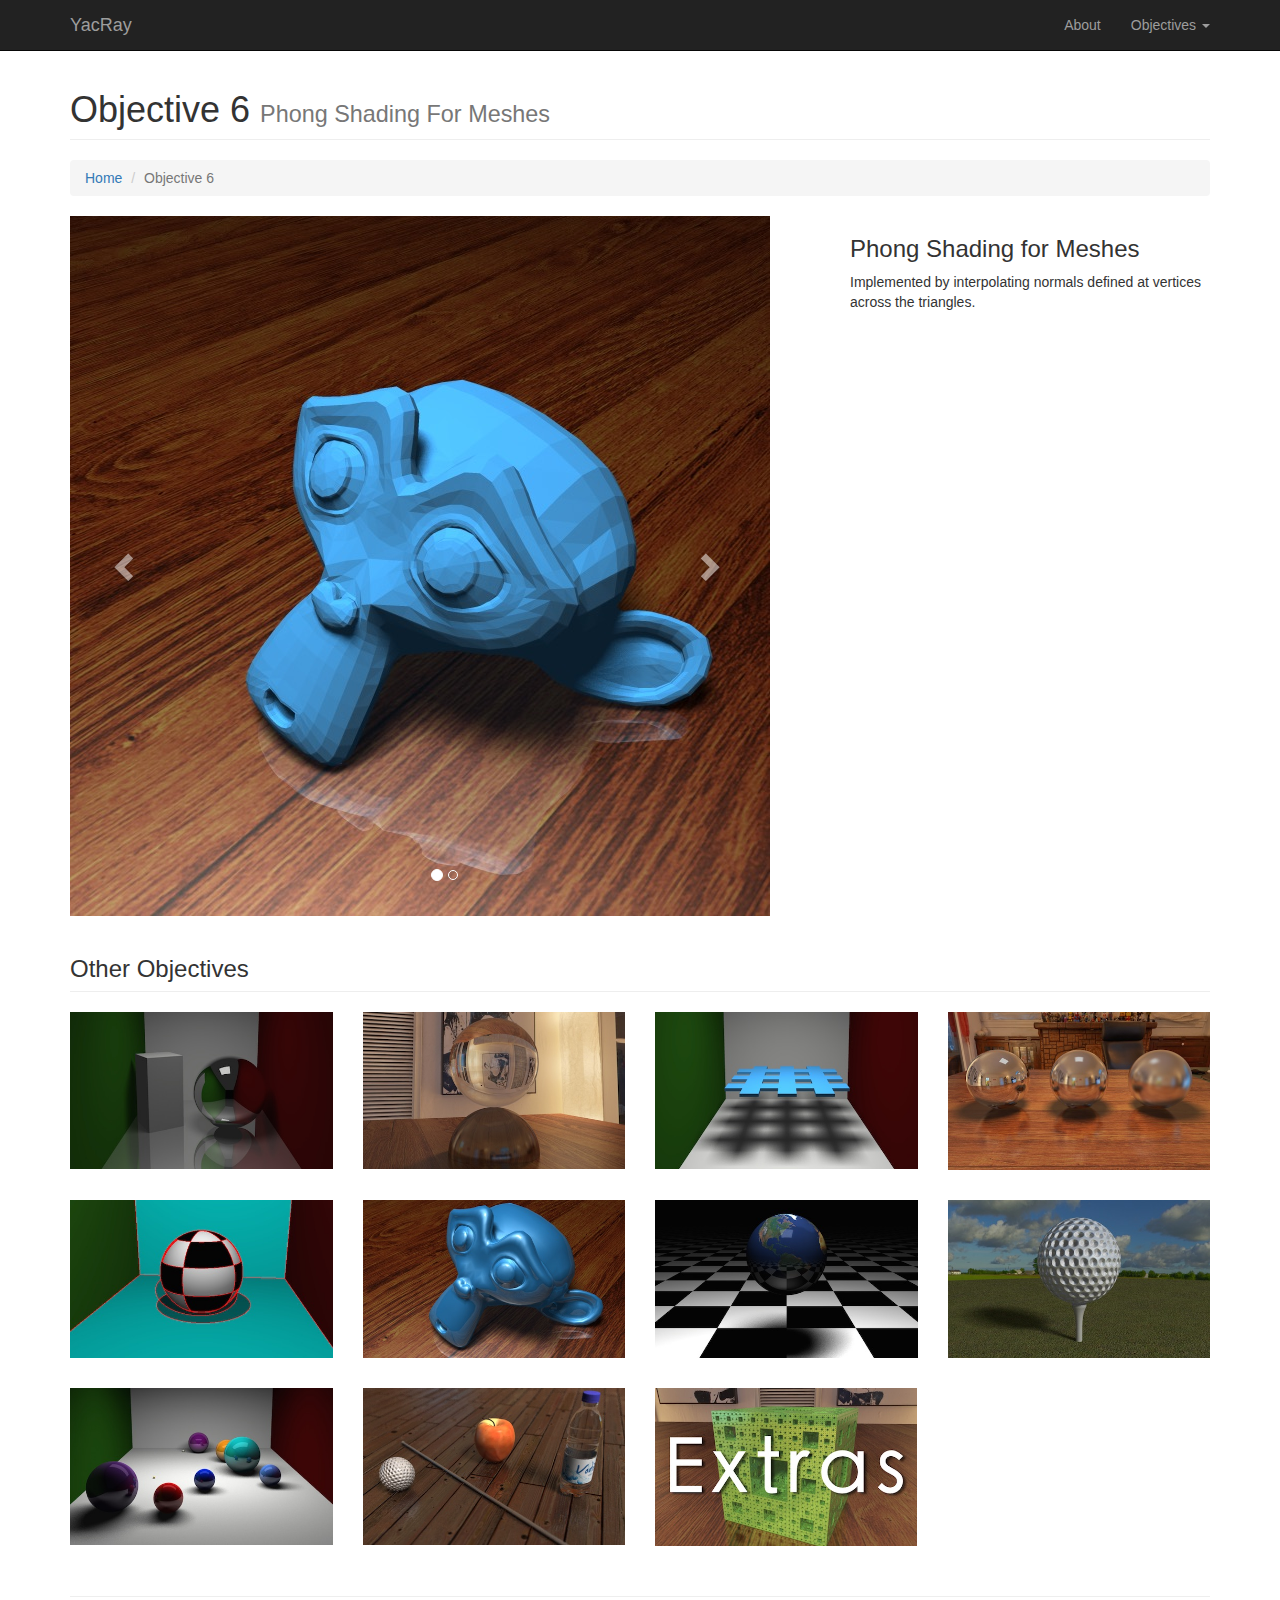
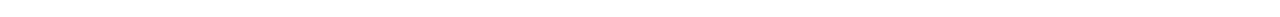
<file: static/YacRay/objective6.html>
<!DOCTYPE html>
<html lang="en">

<head>

    <meta charset="utf-8">
    <meta http-equiv="X-UA-Compatible" content="IE=edge">
    <meta name="viewport" content="width=device-width, initial-scale=1">
    <meta name="description" content="">
    <meta name="author" content="">

    <title>YacRay</title>

    <!-- Bootstrap Core CSS -->
    <link href="css/bootstrap.css" rel="stylesheet">

    <!-- Custom CSS -->
    <link href="css/modern-business.css" rel="stylesheet">

    <!-- Custom Fonts -->
    <link href="font-awesome/css/font-awesome.min.css" rel="stylesheet" type="text/css">

    <!-- HTML5 Shim and Respond.js IE8 support of HTML5 elements and media queries -->
    <!-- WARNING: Respond.js doesn't work if you view the page via file:// -->
    <!--[if lt IE 9]>
        <script src="https://oss.maxcdn.com/libs/html5shiv/3.7.0/html5shiv.js"></script>
        <script src="https://oss.maxcdn.com/libs/respond.js/1.4.2/respond.min.js"></script>
    <![endif]-->

</head>

<body>

    <!-- Navigation -->
    <nav class="navbar navbar-inverse navbar-fixed-top" role="navigation">
        <div class="container">
            <!-- Brand and toggle get grouped for better mobile display -->
            <div class="navbar-header">
                <button type="button" class="navbar-toggle" data-toggle="collapse" data-target="#bs-example-navbar-collapse-1">
                    <span class="sr-only">Toggle navigation</span>
                    <span class="icon-bar"></span>
                    <span class="icon-bar"></span>
                    <span class="icon-bar"></span>
                </button>
                <a class="navbar-brand" href="index.html">YacRay</a>
            </div>
            <!-- Collect the nav links, forms, and other content for toggling -->
            <div class="collapse navbar-collapse" id="bs-example-navbar-collapse-1">
                <ul class="nav navbar-nav navbar-right">
                    <li>
                        <a href="about.html">About</a>
                    </li>
                    <li class="dropdown">
                        <a href="#" class="dropdown-toggle" data-toggle="dropdown">Objectives <b class="caret"></b></a>
                        <ul class="dropdown-menu">
                            <li>
                                <a href="objective1.html">Objective 1</a>
                            </li>
                            <li>
                                <a href="objective2.html">Objective 2</a>
                            </li>
                            <li>
                                <a href="objective3.html">Objective 3</a>
                            </li>
                            <li>
                                <a href="objective4.html">Objective 4</a>
                            </li>
                            <li>
                                <a href="objective5.html">Objective 5</a>
                            </li>
                            <li>
                                <a href="objective6.html">Objective 6</a>
                            </li>
                            <li>
                                <a href="objective7.html">Objective 7</a>
                            </li>
                            <li>
                                <a href="objective8.html">Objective 8</a>
                            </li>
                            <li>
                                <a href="objective9.html">Objective 9</a>
                            </li>
                            <li>
                                <a href="objective10.html">Objective 10</a>
                            </li>
                        </ul>
                    </li>
                    
                </ul>
            </div>
            <!-- /.navbar-collapse -->
        </div>
        <!-- /.container -->
    </nav>

    <!-- Page Content -->
    <div class="container">

        <!-- Page Heading/Breadcrumbs -->
        <div class="row">
            <div class="col-lg-12">
                <h1 class="page-header">Objective 6
                    <small>Phong Shading For Meshes</small>
                </h1>
                <ol class="breadcrumb">
                    <li><a href="index.html">Home</a>
                    </li>
                    <li class="active">Objective 6</li>
                </ol>
            </div>
        </div>
        <!-- /.row -->

        <!-- Portfolio Item Row -->
        <div class="row">

            <div class="col-md-8">
                <div id="carousel-example-generic" class="carousel slide" data-ride="carousel">
                    <!-- Indicators -->
                    <ol class="carousel-indicators">
                        <li data-target="#carousel-example-generic" data-slide-to="0" class="active"></li>
                        <li data-target="#carousel-example-generic" data-slide-to="1"></li>
                    </ol>

                    <!-- Wrapper for slides -->
                    <div class="carousel-inner">
                        <div class="item active">
                            <img class="img-responsive" src="images/objective6-before.jpeg" alt="">
                        </div>
                        <div class="item">
                            <img class="img-responsive" src="images/objective6-after.jpeg" alt="">
                        </div>
                    </div>

                    <!-- Controls -->
                    <a class="left carousel-control" href="#carousel-example-generic" data-slide="prev">
                        <span class="glyphicon glyphicon-chevron-left"></span>
                    </a>
                    <a class="right carousel-control" href="#carousel-example-generic" data-slide="next">
                        <span class="glyphicon glyphicon-chevron-right"></span>
                    </a>
                </div>
            </div>

            <div class="col-md-4">
                <h3>Phong Shading for Meshes</h3>
                <p>Implemented by interpolating normals defined at vertices across the triangles.</p>
               <!-- <h3>Project Details</h3>
                <ul>
                    <li>Lorem Ipsum</li>
                    <li>Dolor Sit Amet</li>
                </ul>-->
            </div>

        </div>
        <!-- /.row -->

        <!-- Related Projects Row -->
        <div class="row">

            <div class="col-lg-12">
                <h3 class="page-header">Other Objectives</h3>
            </div>

            <div class="col-sm-3 col-xs-6">
                <a href="objective1.html">
                    <img class="img-responsive img-hover img-portfolio" src="images/objective1_thmb_sm.jpeg" alt="">
                </a>
            </div>

            <div class="col-sm-3 col-xs-6">
                <a href="objective2.html">
                    <img class="img-responsive img-hover img-portfolio" src="images/objective2_thmb_sm.jpeg" alt="">
                </a>
            </div>

            <div class="col-sm-3 col-xs-6">
                <a href="objective3.html">
                    <img class="img-responsive img-hover img-portfolio" src="images/objective3_thmb_sm.jpeg" alt="">
                </a>
            </div>

            <div class="col-sm-3 col-xs-6">
                <a href="objective4.html">
                    <img class="img-responsive img-hover img-portfolio" src="images/objective4_thmb_sm.jpeg" alt="">
                </a>
            </div>

            <div class="col-sm-3 col-xs-6">
                <a href="objective5.html">
                    <img class="img-responsive img-hover img-portfolio" src="images/objective5_thmb_sm.jpeg" alt="">
                </a>
            </div>

            <div class="col-sm-3 col-xs-6">
                <a href="objective6.html">
                    <img class="img-responsive img-hover img-portfolio" src="images/objective6_thmb_sm.jpeg" alt="">
                </a>
            </div>

            <div class="col-sm-3 col-xs-6">
                <a href="objective7.html">
                    <img class="img-responsive img-hover img-portfolio" src="images/objective7_thmb_sm.jpeg" alt="">
                </a>
            </div>

            <div class="col-sm-3 col-xs-6">
                <a href="objective8.html">
                    <img class="img-responsive img-hover img-portfolio" src="images/objective8_thmb_sm.jpeg" alt="">
                </a>
            </div>

            <div class="col-sm-3 col-xs-6">
                <a href="objective9.html">
                    <img class="img-responsive img-hover img-portfolio" src="images/objective9_thmb_sm.jpeg" alt="">
                </a>
            </div>

            <div class="col-sm-3 col-xs-6">
                <a href="objective10.html">
                    <img class="img-responsive img-hover img-portfolio" src="images/objective10_thmb_sm.jpeg" alt="">
                </a>
            </div>

            <div class="col-sm-3 col-xs-6">
                <a href="bonus.html">
                    <img class="img-responsive img-hover img-portfolio" src="images/bonus_thmb_sm.jpeg" alt="">
                </a>
            </div>

        </div>
        <!-- /.row -->

        <hr>



    </div>
    <!-- /.container -->

    <!-- jQuery -->
    <script src="js/jquery.js"></script>

    <!-- Bootstrap Core JavaScript -->
    <script src="js/bootstrap.js"></script>

</body>

</html>
</file>
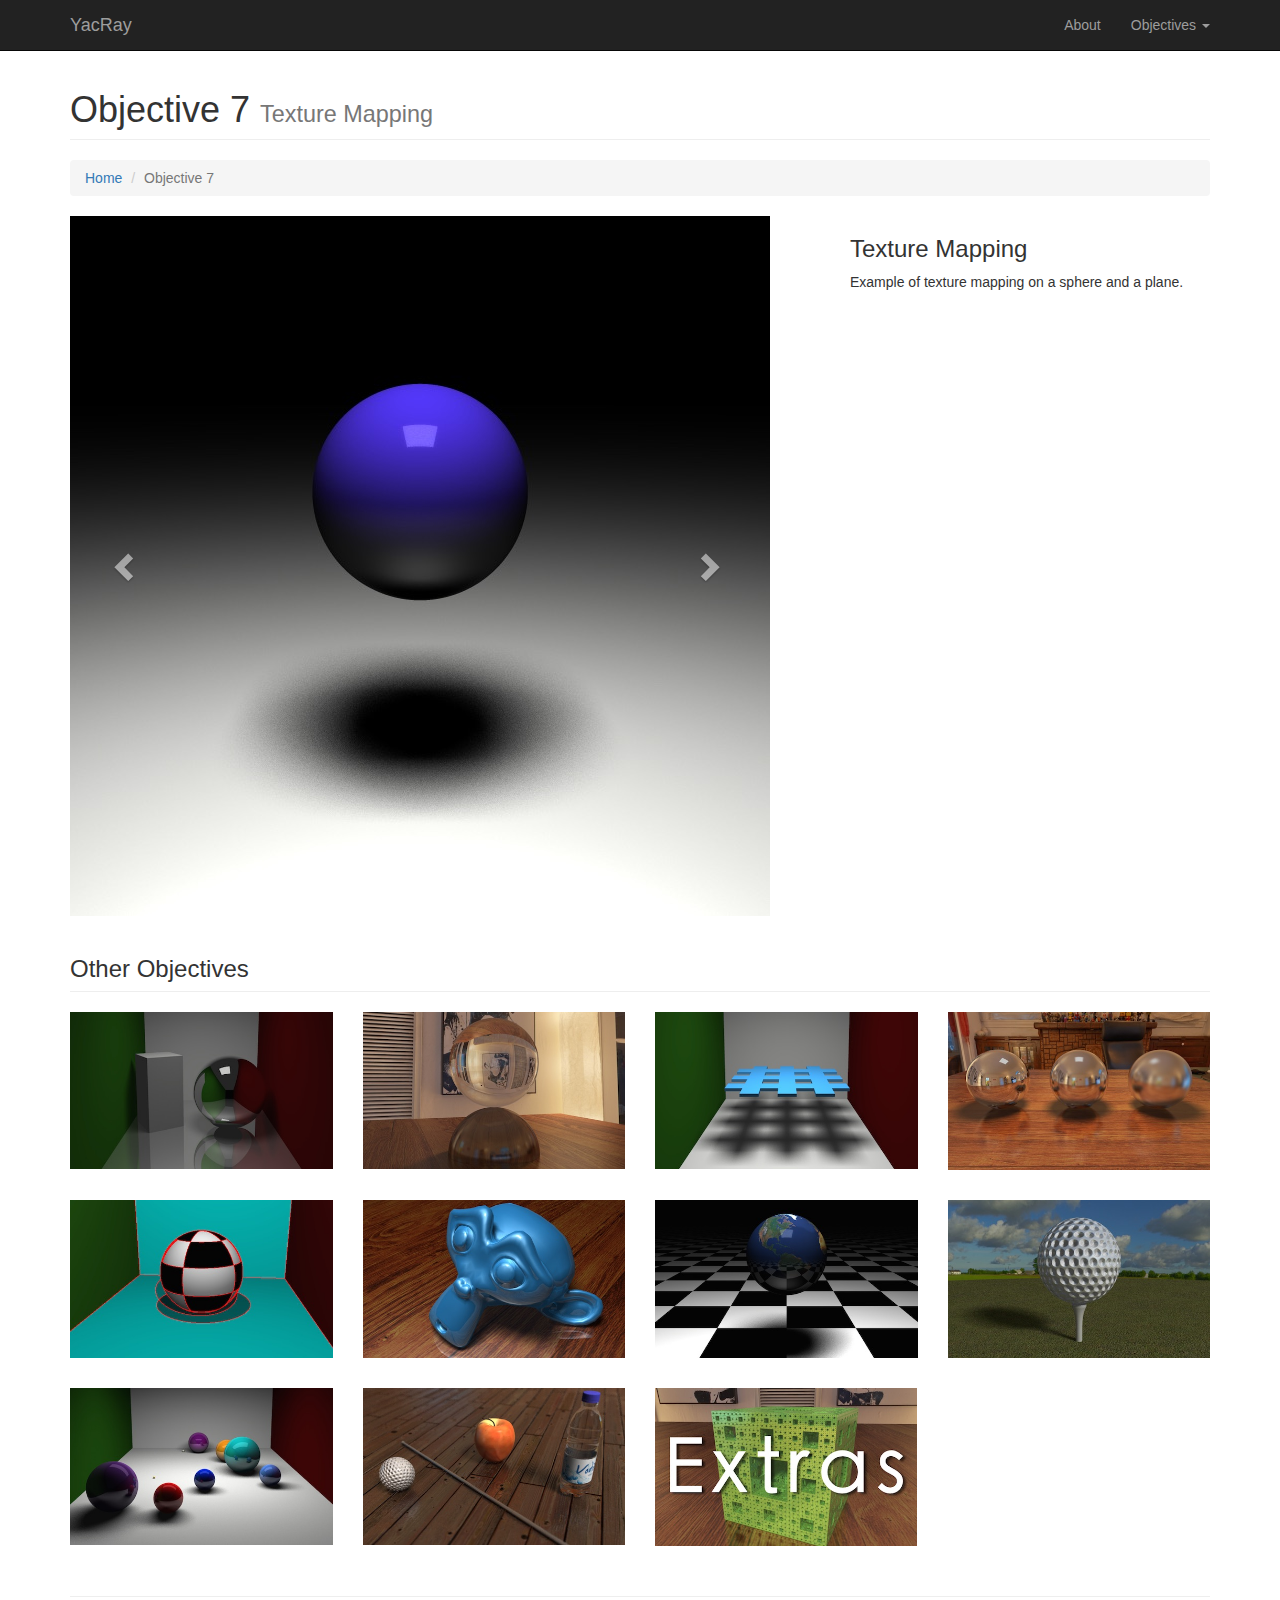
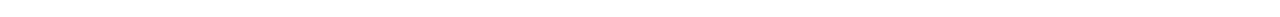
<file: static/YacRay/objective7.html>
<!DOCTYPE html>
<html lang="en">

<head>

    <meta charset="utf-8">
    <meta http-equiv="X-UA-Compatible" content="IE=edge">
    <meta name="viewport" content="width=device-width, initial-scale=1">
    <meta name="description" content="">
    <meta name="author" content="">

    <title>YacRay</title>

    <!-- Bootstrap Core CSS -->
    <link href="css/bootstrap.css" rel="stylesheet">

    <!-- Custom CSS -->
    <link href="css/modern-business.css" rel="stylesheet">

    <!-- Custom Fonts -->
    <link href="font-awesome/css/font-awesome.min.css" rel="stylesheet" type="text/css">

    <!-- HTML5 Shim and Respond.js IE8 support of HTML5 elements and media queries -->
    <!-- WARNING: Respond.js doesn't work if you view the page via file:// -->
    <!--[if lt IE 9]>
        <script src="https://oss.maxcdn.com/libs/html5shiv/3.7.0/html5shiv.js"></script>
        <script src="https://oss.maxcdn.com/libs/respond.js/1.4.2/respond.min.js"></script>
    <![endif]-->

</head>

<body>

    <!-- Navigation -->
    <nav class="navbar navbar-inverse navbar-fixed-top" role="navigation">
        <div class="container">
            <!-- Brand and toggle get grouped for better mobile display -->
            <div class="navbar-header">
                <button type="button" class="navbar-toggle" data-toggle="collapse" data-target="#bs-example-navbar-collapse-1">
                    <span class="sr-only">Toggle navigation</span>
                    <span class="icon-bar"></span>
                    <span class="icon-bar"></span>
                    <span class="icon-bar"></span>
                </button>
                <a class="navbar-brand" href="index.html">YacRay</a>
            </div>
            <!-- Collect the nav links, forms, and other content for toggling -->
            <div class="collapse navbar-collapse" id="bs-example-navbar-collapse-1">
                <ul class="nav navbar-nav navbar-right">
                    <li>
                        <a href="about.html">About</a>
                    </li>
                    <li class="dropdown">
                        <a href="#" class="dropdown-toggle" data-toggle="dropdown">Objectives <b class="caret"></b></a>
                        <ul class="dropdown-menu">
                            <li>
                                <a href="objective1.html">Objective 1</a>
                            </li>
                            <li>
                                <a href="objective2.html">Objective 2</a>
                            </li>
                            <li>
                                <a href="objective3.html">Objective 3</a>
                            </li>
                            <li>
                                <a href="objective4.html">Objective 4</a>
                            </li>
                            <li>
                                <a href="objective5.html">Objective 5</a>
                            </li>
                            <li>
                                <a href="objective6.html">Objective 6</a>
                            </li>
                            <li>
                                <a href="objective7.html">Objective 7</a>
                            </li>
                            <li>
                                <a href="objective8.html">Objective 8</a>
                            </li>
                            <li>
                                <a href="objective9.html">Objective 9</a>
                            </li>
                            <li>
                                <a href="objective10.html">Objective 10</a>
                            </li>
                        </ul>
                    </li>
                    
                </ul>
            </div>
            <!-- /.navbar-collapse -->
        </div>
        <!-- /.container -->
    </nav>

    <!-- Page Content -->
    <div class="container">

        <!-- Page Heading/Breadcrumbs -->
        <div class="row">
            <div class="col-lg-12">
                <h1 class="page-header">Objective 7
                    <small>Texture Mapping</small>
                </h1>
                <ol class="breadcrumb">
                    <li><a href="index.html">Home</a>
                    </li>
                    <li class="active">Objective 7</li>
                </ol>
            </div>
        </div>
        <!-- /.row -->

        <!-- Portfolio Item Row -->
        <div class="row">

            <div class="col-md-8">
                <div id="carousel-example-generic" class="carousel slide" data-ride="carousel">
                    <!-- Indicators -->
                    <ol class="carousel-indicators">
                        <li data-target="#carousel-example-generic" data-slide-to="0" class="active"></li>
                        <li data-target="#carousel-example-generic" data-slide-to="1"></li>
                    </ol>

                    <!-- Wrapper for slides -->
                    <div class="carousel-inner">
                        <div class="item active">
                            <img class="img-responsive" src="images/objective7-before.jpeg" alt="">
                        </div>
                        <div class="item">
                            <img class="img-responsive" src="images/objective7-after.jpeg" alt="">
                        </div>
                    </div>

                    <!-- Controls -->
                    <a class="left carousel-control" href="#carousel-example-generic" data-slide="prev">
                        <span class="glyphicon glyphicon-chevron-left"></span>
                    </a>
                    <a class="right carousel-control" href="#carousel-example-generic" data-slide="next">
                        <span class="glyphicon glyphicon-chevron-right"></span>
                    </a>
                </div>
            </div>

            <div class="col-md-4">
                <h3>Texture Mapping</h3>
                <p>Example of texture mapping on a sphere and a plane.</p>
               <!-- <h3>Project Details</h3>
                <ul>
                    <li>Lorem Ipsum</li>
                    <li>Dolor Sit Amet</li>
                </ul>-->
            </div>

        </div>
        <!-- /.row -->

        <!-- Related Projects Row -->
        <div class="row">

            <div class="col-lg-12">
                <h3 class="page-header">Other Objectives</h3>
            </div>

            <div class="col-sm-3 col-xs-6">
                <a href="objective1.html">
                    <img class="img-responsive img-hover img-portfolio" src="images/objective1_thmb_sm.jpeg" alt="">
                </a>
            </div>

            <div class="col-sm-3 col-xs-6">
                <a href="objective2.html">
                    <img class="img-responsive img-hover img-portfolio" src="images/objective2_thmb_sm.jpeg" alt="">
                </a>
            </div>

            <div class="col-sm-3 col-xs-6">
                <a href="objective3.html">
                    <img class="img-responsive img-hover img-portfolio" src="images/objective3_thmb_sm.jpeg" alt="">
                </a>
            </div>

            <div class="col-sm-3 col-xs-6">
                <a href="objective4.html">
                    <img class="img-responsive img-hover img-portfolio" src="images/objective4_thmb_sm.jpeg" alt="">
                </a>
            </div>

            <div class="col-sm-3 col-xs-6">
                <a href="objective5.html">
                    <img class="img-responsive img-hover img-portfolio" src="images/objective5_thmb_sm.jpeg" alt="">
                </a>
            </div>

            <div class="col-sm-3 col-xs-6">
                <a href="objective6.html">
                    <img class="img-responsive img-hover img-portfolio" src="images/objective6_thmb_sm.jpeg" alt="">
                </a>
            </div>

            <div class="col-sm-3 col-xs-6">
                <a href="objective7.html">
                    <img class="img-responsive img-hover img-portfolio" src="images/objective7_thmb_sm.jpeg" alt="">
                </a>
            </div>

            <div class="col-sm-3 col-xs-6">
                <a href="objective8.html">
                    <img class="img-responsive img-hover img-portfolio" src="images/objective8_thmb_sm.jpeg" alt="">
                </a>
            </div>

            <div class="col-sm-3 col-xs-6">
                <a href="objective9.html">
                    <img class="img-responsive img-hover img-portfolio" src="images/objective9_thmb_sm.jpeg" alt="">
                </a>
            </div>

            <div class="col-sm-3 col-xs-6">
                <a href="objective10.html">
                    <img class="img-responsive img-hover img-portfolio" src="images/objective10_thmb_sm.jpeg" alt="">
                </a>
            </div>
            <div class="col-sm-3 col-xs-6">
                <a href="bonus.html">
                    <img class="img-responsive img-hover img-portfolio" src="images/bonus_thmb_sm.jpeg" alt="">
                </a>
            </div>

        </div>
        <!-- /.row -->

        <hr>



    </div>
    <!-- /.container -->

    <!-- jQuery -->
    <script src="js/jquery.js"></script>

    <!-- Bootstrap Core JavaScript -->
    <script src="js/bootstrap.js"></script>

</body>

</html>
</file>
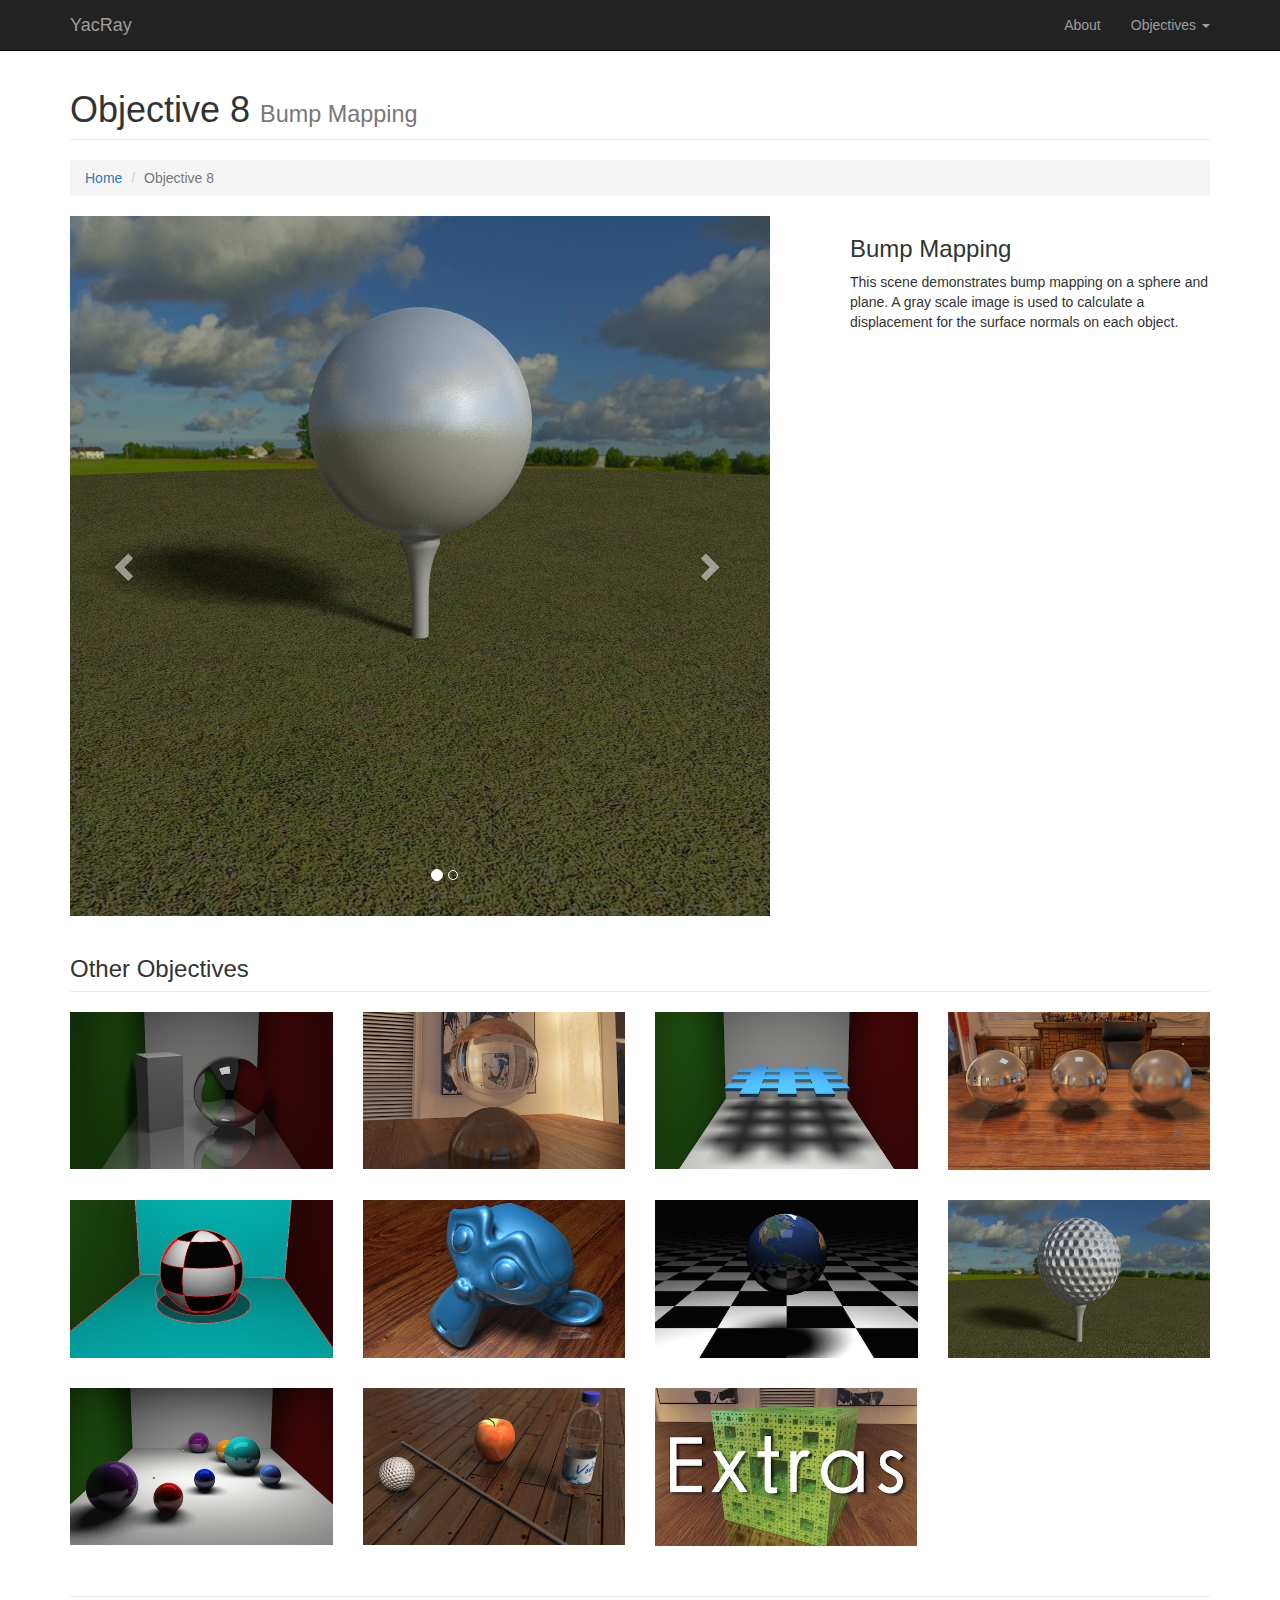
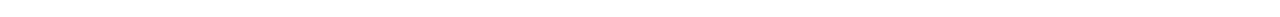
<file: static/YacRay/objective8.html>
<!DOCTYPE html>
<html lang="en">

<head>

    <meta charset="utf-8">
    <meta http-equiv="X-UA-Compatible" content="IE=edge">
    <meta name="viewport" content="width=device-width, initial-scale=1">
    <meta name="description" content="">
    <meta name="author" content="">

    <title>YacRay</title>

    <!-- Bootstrap Core CSS -->
    <link href="css/bootstrap.css" rel="stylesheet">

    <!-- Custom CSS -->
    <link href="css/modern-business.css" rel="stylesheet">

    <!-- Custom Fonts -->
    <link href="font-awesome/css/font-awesome.min.css" rel="stylesheet" type="text/css">

    <!-- HTML5 Shim and Respond.js IE8 support of HTML5 elements and media queries -->
    <!-- WARNING: Respond.js doesn't work if you view the page via file:// -->
    <!--[if lt IE 9]>
        <script src="https://oss.maxcdn.com/libs/html5shiv/3.7.0/html5shiv.js"></script>
        <script src="https://oss.maxcdn.com/libs/respond.js/1.4.2/respond.min.js"></script>
    <![endif]-->

</head>

<body>

    <!-- Navigation -->
    <nav class="navbar navbar-inverse navbar-fixed-top" role="navigation">
        <div class="container">
            <!-- Brand and toggle get grouped for better mobile display -->
            <div class="navbar-header">
                <button type="button" class="navbar-toggle" data-toggle="collapse" data-target="#bs-example-navbar-collapse-1">
                    <span class="sr-only">Toggle navigation</span>
                    <span class="icon-bar"></span>
                    <span class="icon-bar"></span>
                    <span class="icon-bar"></span>
                </button>
                <a class="navbar-brand" href="index.html">YacRay</a>
            </div>
            <!-- Collect the nav links, forms, and other content for toggling -->
            <div class="collapse navbar-collapse" id="bs-example-navbar-collapse-1">
                <ul class="nav navbar-nav navbar-right">
                    <li>
                        <a href="about.html">About</a>
                    </li>
                    <li class="dropdown">
                        <a href="#" class="dropdown-toggle" data-toggle="dropdown">Objectives <b class="caret"></b></a>
                        <ul class="dropdown-menu">
                            <li>
                                <a href="objective1.html">Objective 1</a>
                            </li>
                            <li>
                                <a href="objective2.html">Objective 2</a>
                            </li>
                            <li>
                                <a href="objective3.html">Objective 3</a>
                            </li>
                            <li>
                                <a href="objective4.html">Objective 4</a>
                            </li>
                            <li>
                                <a href="objective5.html">Objective 5</a>
                            </li>
                            <li>
                                <a href="objective6.html">Objective 6</a>
                            </li>
                            <li>
                                <a href="objective7.html">Objective 7</a>
                            </li>
                            <li>
                                <a href="objective8.html">Objective 8</a>
                            </li>
                            <li>
                                <a href="objective9.html">Objective 9</a>
                            </li>
                            <li>
                                <a href="objective10.html">Objective 10</a>
                            </li>
                        </ul>
                    </li>
                    
                </ul>
            </div>
            <!-- /.navbar-collapse -->
        </div>
        <!-- /.container -->
    </nav>

    <!-- Page Content -->
    <div class="container">

        <!-- Page Heading/Breadcrumbs -->
        <div class="row">
            <div class="col-lg-12">
                <h1 class="page-header">Objective 8
                    <small>Bump Mapping</small>
                </h1>
                <ol class="breadcrumb">
                    <li><a href="index.html">Home</a>
                    </li>
                    <li class="active">Objective 8</li>
                </ol>
            </div>
        </div>
        <!-- /.row -->

        <!-- Portfolio Item Row -->
        <div class="row">

            <div class="col-md-8">
                <div id="carousel-example-generic" class="carousel slide" data-ride="carousel">
                    <!-- Indicators -->
                    <ol class="carousel-indicators">
                        <li data-target="#carousel-example-generic" data-slide-to="0" class="active"></li>
                        <li data-target="#carousel-example-generic" data-slide-to="1"></li>
                    </ol>

                    <!-- Wrapper for slides -->
                    <div class="carousel-inner">
                        <div class="item active">
                            <img class="img-responsive" src="images/objective8-before.jpeg" alt="">
                        </div>
                        <div class="item">
                            <img class="img-responsive" src="images/objective8-after.jpeg" alt="">
                        </div>
                    </div>

                    <!-- Controls -->
                    <a class="left carousel-control" href="#carousel-example-generic" data-slide="prev">
                        <span class="glyphicon glyphicon-chevron-left"></span>
                    </a>
                    <a class="right carousel-control" href="#carousel-example-generic" data-slide="next">
                        <span class="glyphicon glyphicon-chevron-right"></span>
                    </a>
                </div>
            </div>

            <div class="col-md-4">
                <h3>Bump Mapping</h3>
                <p>This scene demonstrates bump mapping on a sphere and plane. A gray scale image is used to calculate a displacement for the surface normals on each object.</p>
               <!-- <h3>Project Details</h3>
                <ul>
                    <li>Lorem Ipsum</li>
                    <li>Dolor Sit Amet</li>
                </ul>-->
            </div>

        </div>
        <!-- /.row -->

        <!-- Related Projects Row -->
        <div class="row">

            <div class="col-lg-12">
                <h3 class="page-header">Other Objectives</h3>
            </div>

            <div class="col-sm-3 col-xs-6">
                <a href="objective1.html">
                    <img class="img-responsive img-hover img-portfolio" src="images/objective1_thmb_sm.jpeg" alt="">
                </a>
            </div>

            <div class="col-sm-3 col-xs-6">
                <a href="objective2.html">
                    <img class="img-responsive img-hover img-portfolio" src="images/objective2_thmb_sm.jpeg" alt="">
                </a>
            </div>

            <div class="col-sm-3 col-xs-6">
                <a href="objective3.html">
                    <img class="img-responsive img-hover img-portfolio" src="images/objective3_thmb_sm.jpeg" alt="">
                </a>
            </div>

            <div class="col-sm-3 col-xs-6">
                <a href="objective4.html">
                    <img class="img-responsive img-hover img-portfolio" src="images/objective4_thmb_sm.jpeg" alt="">
                </a>
            </div>

            <div class="col-sm-3 col-xs-6">
                <a href="objective5.html">
                    <img class="img-responsive img-hover img-portfolio" src="images/objective5_thmb_sm.jpeg" alt="">
                </a>
            </div>

            <div class="col-sm-3 col-xs-6">
                <a href="objective6.html">
                    <img class="img-responsive img-hover img-portfolio" src="images/objective6_thmb_sm.jpeg" alt="">
                </a>
            </div>

            <div class="col-sm-3 col-xs-6">
                <a href="objective7.html">
                    <img class="img-responsive img-hover img-portfolio" src="images/objective7_thmb_sm.jpeg" alt="">
                </a>
            </div>

            <div class="col-sm-3 col-xs-6">
                <a href="objective8.html">
                    <img class="img-responsive img-hover img-portfolio" src="images/objective8_thmb_sm.jpeg" alt="">
                </a>
            </div>

            <div class="col-sm-3 col-xs-6">
                <a href="objective9.html">
                    <img class="img-responsive img-hover img-portfolio" src="images/objective9_thmb_sm.jpeg" alt="">
                </a>
            </div>

            <div class="col-sm-3 col-xs-6">
                <a href="objective10.html">
                    <img class="img-responsive img-hover img-portfolio" src="images/objective10_thmb_sm.jpeg" alt="">
                </a>
            </div>

            <div class="col-sm-3 col-xs-6">
                <a href="bonus.html">
                    <img class="img-responsive img-hover img-portfolio" src="images/bonus_thmb_sm.jpeg" alt="">
                </a>
            </div>

        </div>
        <!-- /.row -->

        <hr>



    </div>
    <!-- /.container -->

    <!-- jQuery -->
    <script src="js/jquery.js"></script>

    <!-- Bootstrap Core JavaScript -->
    <script src="js/bootstrap.js"></script>

</body>

</html>
</file>
<file: static/YacRay/css/modern-business.css>
/*!
 * Start Bootstrap - Modern Business HTML Template (http://startbootstrap.com)
 * Code licensed under the Apache License v2.0.
 * For details, see http://www.apache.org/licenses/LICENSE-2.0.
 */

/* Global Styles */

html,
body {
    height: 100%;
}

body {
    padding-top: 50px; /* Required padding for .navbar-fixed-top. Remove if using .navbar-static-top. Change if height of navigation changes. */
}

.img-portfolio {
    margin-bottom: 30px;
}

.img-hover:hover {
    opacity: 0.8;
}

/* Home Page Carousel */

header.carousel {
    height: 50%;
}

header.carousel .item,
header.carousel .item.active,
header.carousel .carousel-inner {
    height: 100%;
}

header.carousel .fill {
    width: 100%;
    height: 100%;
    background-position: center;
    background-size: cover;
}

/* 404 Page Styles */

.error-404 {
    font-size: 100px;
}

/* Pricing Page Styles */

.price {
    display: block;
    font-size: 50px;
    line-height: 50px;
}

.price sup {
    top: -20px;
    left: 2px;
    font-size: 20px;
}

.period {
    display: block;
    font-style: italic;
}

/* Footer Styles */

footer {
    margin: 50px 0;
}

/* Responsive Styles */

@media(max-width:991px) {
    .customer-img,
    .img-related {
        margin-bottom: 30px;
    }
}

@media(max-width:767px) {
    .img-portfolio {
        margin-bottom: 15px;
    }

    header.carousel .carousel {
        height: 70%;
    }
}
</file>
